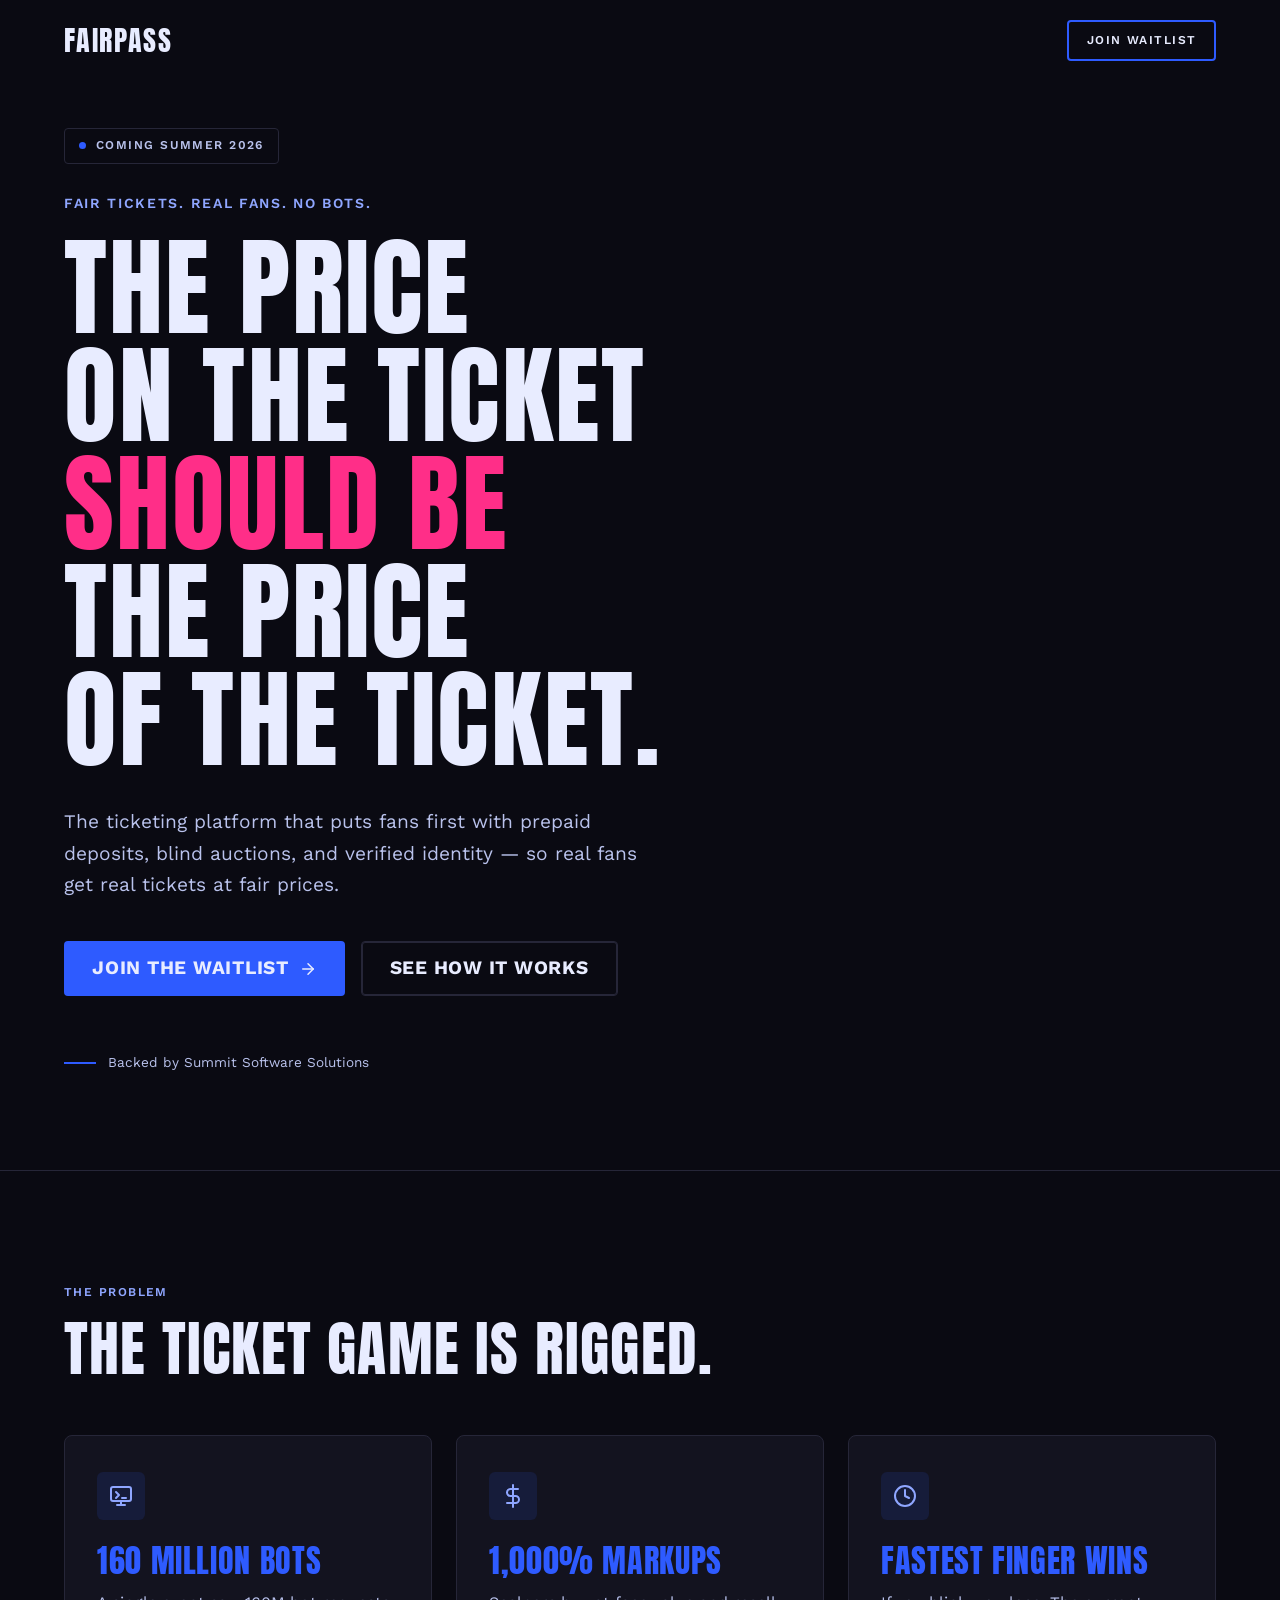
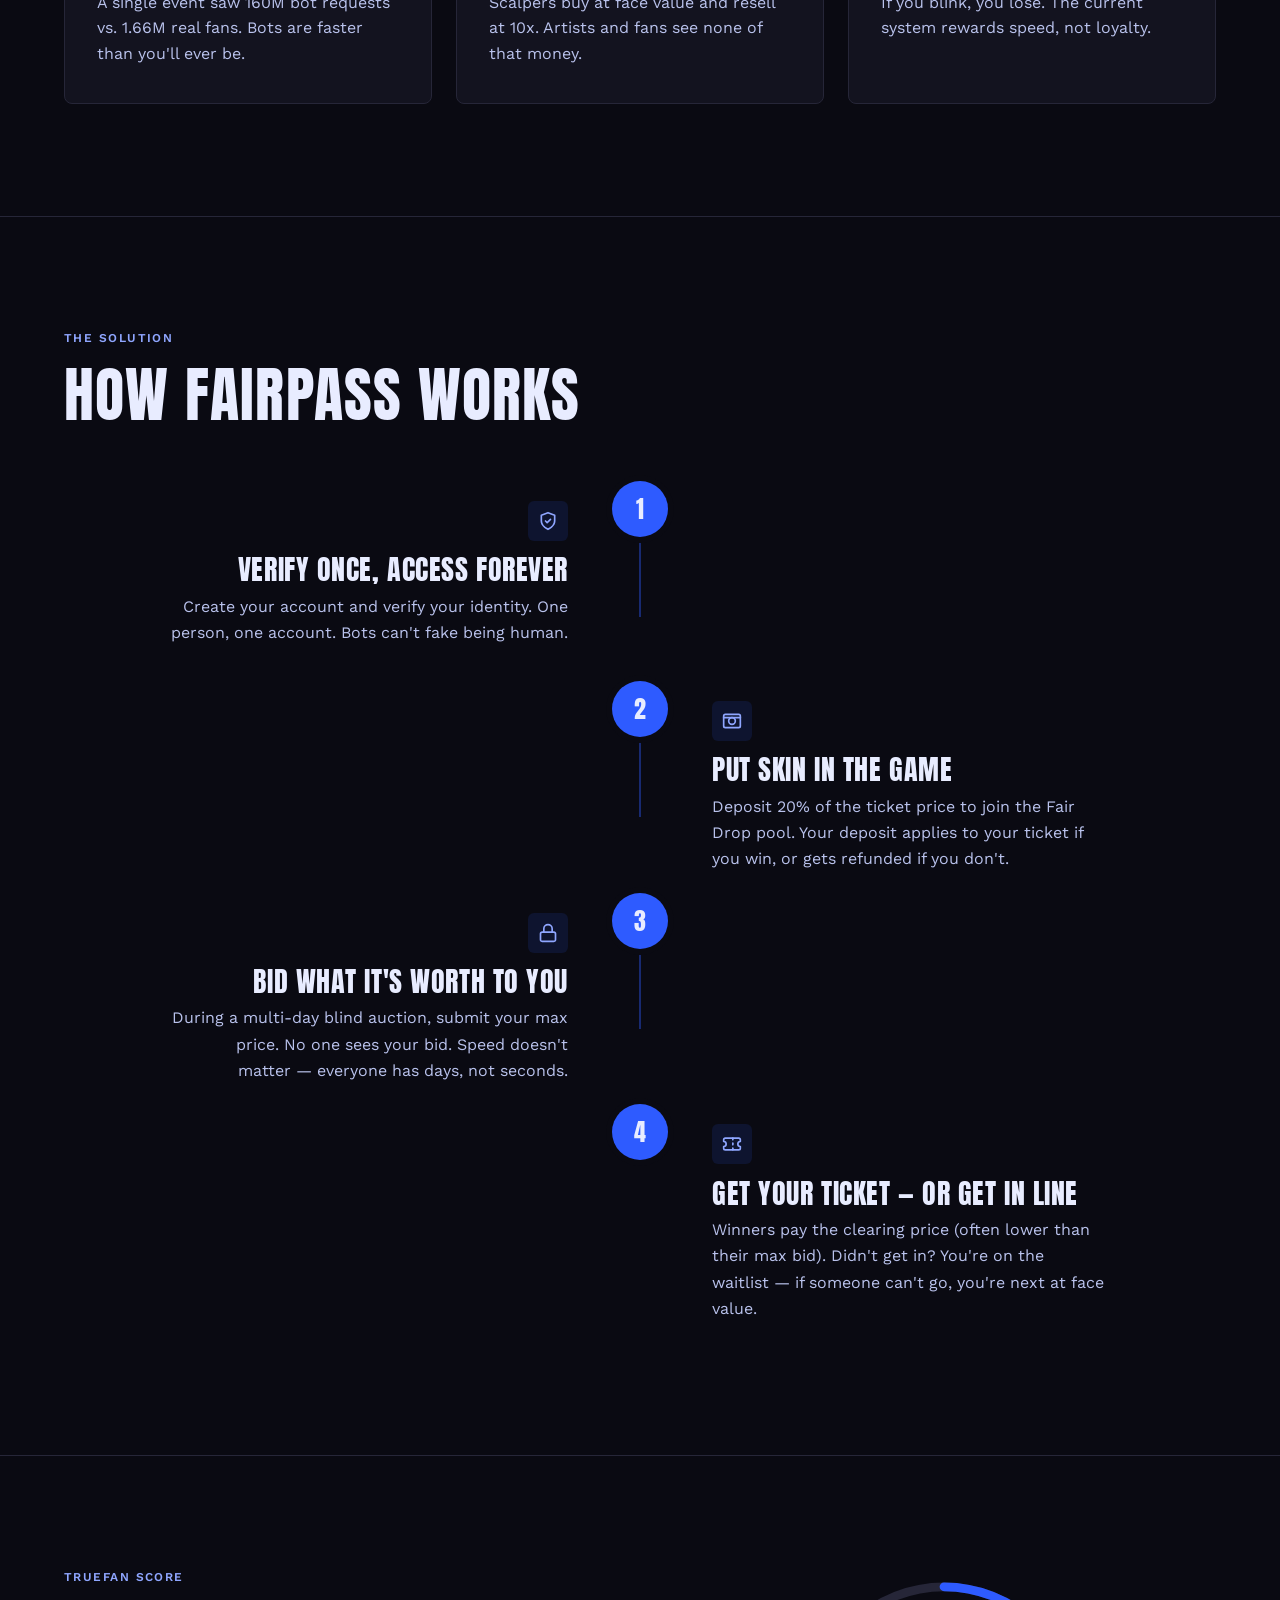
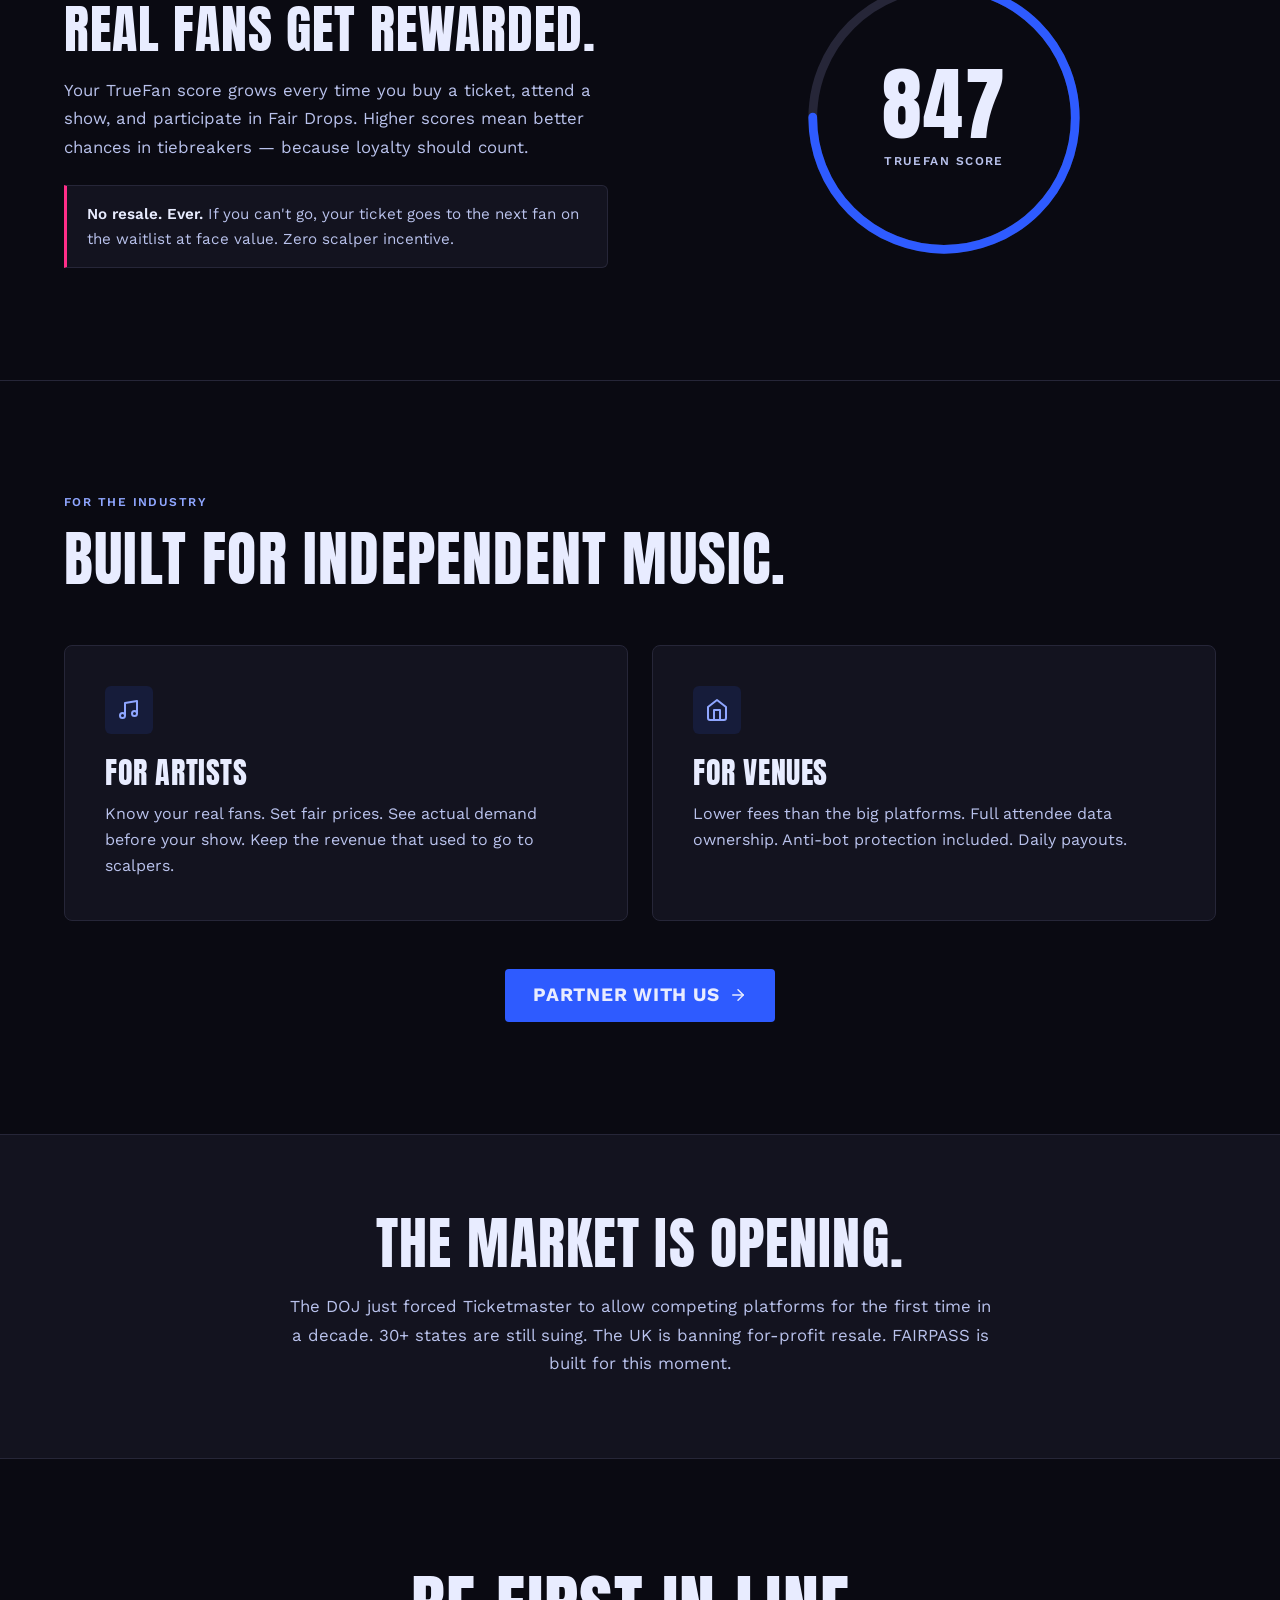
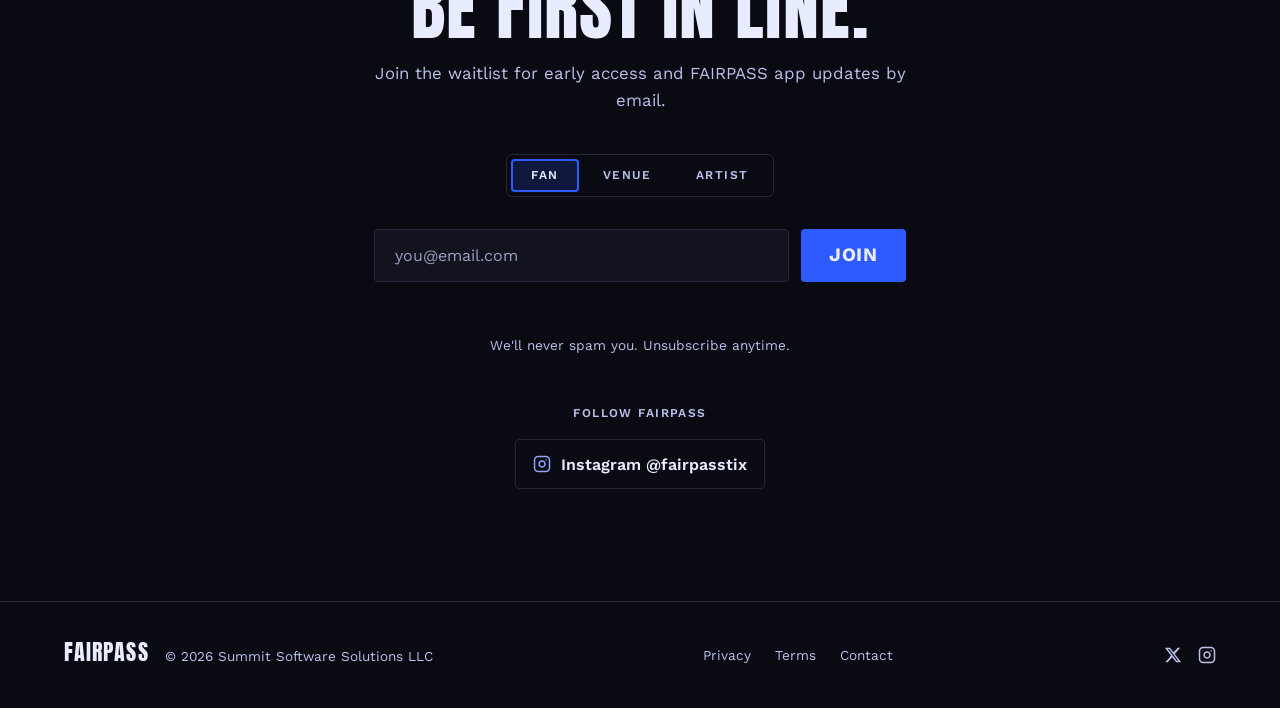
<file: index.html>
<!DOCTYPE html>
<html lang="en">
<head>
  <meta charset="UTF-8">
  <meta name="viewport" content="width=device-width, initial-scale=1.0">
  <title>FAIRPASS — Fair Tickets. Real Fans. No Bots.</title>
  <meta name="description" content="The ticketing platform that puts fans first with prepaid deposits, blind auctions, and verified identity — so real fans get real tickets at fair prices.">
  <meta name="theme-color" content="#0A0A12">
  <meta name="color-scheme" content="dark">

  <!-- Open Graph -->
  <meta property="og:title" content="FAIRPASS — Fair Tickets. Real Fans. No Bots.">
  <meta property="og:description" content="The ticketing platform that puts fans first with prepaid deposits, blind auctions, and verified identity.">
  <meta property="og:type" content="website">
  <meta property="og:image" content="https://ryankolean.github.io/fair-pass/og-image.png">

  <!-- Twitter Card -->
  <meta name="twitter:card" content="summary_large_image">
  <meta name="twitter:title" content="FAIRPASS — Fair Tickets. Real Fans. No Bots.">
  <meta name="twitter:description" content="The ticketing platform that puts fans first with prepaid deposits, blind auctions, and verified identity.">

  <!-- Favicon: the FAIRPASS profile mark (FAIR over PASS, PASS in electric blue, on a Night circle) -->
  <link rel="icon" type="image/svg+xml" href="data:image/svg+xml,%3Csvg xmlns='http://www.w3.org/2000/svg' viewBox='0 0 32 32'%3E%3Ccircle cx='16' cy='16' r='16' fill='%230A0A12'/%3E%3Ctext x='16' y='15' text-anchor='middle' font-family='Anton,Impact,Arial Narrow,sans-serif' font-size='10' fill='%23E8ECFF'%3EFAIR%3C/text%3E%3Ctext x='16' y='25' text-anchor='middle' font-family='Anton,Impact,Arial Narrow,sans-serif' font-size='10' fill='%232E5BFF'%3EPASS%3C/text%3E%3C/svg%3E">

  <!-- Fonts: Anton (display) and Work Sans (body), per brand/README.md -->
  <link rel="preconnect" href="https://fonts.googleapis.com">
  <link rel="preconnect" href="https://fonts.gstatic.com" crossorigin>
  <link href="https://fonts.googleapis.com/css2?family=Anton&family=Work+Sans:wght@400;500;600;700&display=swap" rel="stylesheet">

  <!-- FAIRPASS brand tokens (colors and font stacks). See brand/README.md. -->
  <link rel="stylesheet" href="brand/tokens.css">

  <style>
    /* ============================================================
       DESIGN TOKENS
       Brand values come from brand/tokens.css. The fallbacks below
       repeat them so the page still renders if that file fails.
       ============================================================ */
    :root {
      --night: var(--fp-night, #0A0A12);         /* every background */
      --ice: var(--fp-ice, #E8ECFF);             /* text, wordmark */
      --ice-dim: var(--fp-ice-dim, #B9C2EC);     /* labels, secondary text */
      --blue: var(--fp-blue, #2E5BFF);           /* lead accent; 24px+ text only */
      --blue-hover: #2448E0;
      --blue-tint: var(--fp-blue-tint, #8FA6FF); /* small blue text, links */
      --magenta: var(--fp-magenta, #FF2E88);     /* second accent; "should be" */
      --panel: #13131F;                          /* cards, bands (from the brand guide) */
      --line: #262638;                           /* hairlines (from the brand guide) */

      --font-display: var(--fp-display, "Anton", Impact, "Arial Narrow", sans-serif);
      --font-body: var(--fp-body, "Work Sans", system-ui, sans-serif);

      --ease-out-expo: cubic-bezier(0.16, 1, 0.3, 1);

      color-scheme: dark;
    }

    /* ============================================================
       RESET & BASE
       ============================================================ */
    *, *::before, *::after { box-sizing: border-box; margin: 0; padding: 0; }

    html {
      scroll-behavior: smooth;
      -webkit-font-smoothing: antialiased;
      -moz-osx-font-smoothing: grayscale;
      background: var(--night);
    }

    body {
      font-family: var(--font-body);
      font-size: 1rem;
      line-height: 1.6;
      color: var(--ice);
      background: var(--night);
      overflow-x: hidden;
    }

    img, svg { display: block; max-width: 100%; }
    a { color: inherit; text-decoration: none; }
    button { font-family: inherit; cursor: pointer; border: none; }
    :focus-visible { outline: 2px solid var(--blue-tint); outline-offset: 3px; }

    /* Anton is display only: always uppercase, regular weight. */
    h1, h2, h3 {
      font-family: var(--font-display);
      font-weight: 400;
      text-transform: uppercase;
      letter-spacing: 0.02em;
      line-height: 1.02;
      color: var(--ice);
      text-wrap: balance;
    }

    /* ============================================================
       UTILITY
       ============================================================ */
    .container {
      width: 100%;
      max-width: 1200px;
      margin: 0 auto;
      padding: 0 1.5rem;
    }

    .sr-only {
      position: absolute; width: 1px; height: 1px;
      padding: 0; margin: -1px; overflow: hidden;
      clip: rect(0,0,0,0); white-space: nowrap; border: 0;
    }

    /* The FAIRPASS wordmark: Anton, all caps, 0.05em tracking, Ice on Night. */
    .wordmark {
      font-family: var(--font-display);
      font-weight: 400;
      text-transform: uppercase;
      letter-spacing: 0.05em;
      color: var(--ice);
      line-height: 1;
    }

    /* Label: Work Sans 600, caps, wide tracking. */
    .label {
      font-family: var(--font-body);
      font-weight: 600;
      font-size: 0.75rem;
      text-transform: uppercase;
      letter-spacing: 0.12em;
    }

    /* Scroll-reveal base */
    .reveal {
      opacity: 0;
      transform: translateY(32px);
      transition: opacity 0.7s var(--ease-out-expo), transform 0.7s var(--ease-out-expo);
    }
    .reveal.visible {
      opacity: 1;
      transform: translateY(0);
    }
    .reveal-delay-1 { transition-delay: 0.1s; }
    .reveal-delay-2 { transition-delay: 0.2s; }
    .reveal-delay-3 { transition-delay: 0.3s; }
    .reveal-delay-4 { transition-delay: 0.4s; }

    @media (prefers-reduced-motion: reduce) {
      html { scroll-behavior: auto; }
      .reveal { opacity: 1; transform: none; transition: none; }
      .score-ring__fill { transition: none; }
    }

    /* ============================================================
       BUTTONS
       Ice on electric blue is 4.4:1, so button text is bold 19px
       (large text) to stay readable. See brand/README.md, Color.
       ============================================================ */
    .btn {
      display: inline-flex;
      align-items: center;
      gap: 0.6rem;
      font-family: var(--font-body);
      font-weight: 700;
      font-size: 1.1875rem;
      line-height: 1.2;
      text-transform: uppercase;
      letter-spacing: 0.04em;
      padding: 0.95rem 1.75rem;
      border-radius: 4px;
      transition: transform 0.2s var(--ease-out-expo), background-color 0.2s, border-color 0.2s;
    }
    .btn--primary {
      background: var(--blue);
      color: var(--ice);
    }
    .btn--primary:hover {
      background: var(--blue-hover);
      transform: translateY(-2px);
    }
    .btn--ghost {
      background: transparent;
      color: var(--ice);
      border: 1px solid var(--line);
      box-shadow: inset 0 0 0 1px var(--line);
    }
    .btn--ghost:hover {
      border-color: var(--ice-dim);
      box-shadow: inset 0 0 0 1px var(--ice-dim);
      transform: translateY(-1px);
    }
    .btn__arrow {
      transition: transform 0.2s;
    }
    .btn:hover .btn__arrow {
      transform: translateX(3px);
    }

    /* ============================================================
       NAVIGATION
       ============================================================ */
    .nav {
      position: fixed;
      top: 0; left: 0; right: 0;
      z-index: 100;
      padding: 1.25rem 0;
      border-bottom: 1px solid transparent;
      transition: background 0.3s, border-color 0.3s, padding 0.3s;
    }
    .nav.scrolled {
      background: rgba(10, 10, 18, 0.92);
      backdrop-filter: blur(12px);
      -webkit-backdrop-filter: blur(12px);
      border-bottom-color: var(--line);
      padding: 0.75rem 0;
    }
    .nav__inner {
      display: flex;
      align-items: center;
      justify-content: space-between;
    }
    .nav__logo {
      font-size: 1.75rem;
    }
    .nav__cta {
      color: var(--ice);
      background: transparent;
      border: 2px solid var(--blue);
      padding: 0.55rem 1.1rem;
      border-radius: 4px;
      transition: background-color 0.2s;
    }
    .nav__cta:hover {
      background: rgba(46, 91, 255, 0.18);
    }

    /* ============================================================
       HERO: the stacked slogan, gig-poster style
       ============================================================ */
    .hero {
      position: relative;
      min-height: 100vh;
      min-height: 100dvh;
      display: flex;
      align-items: center;
      background: var(--night);
      overflow: hidden;
    }

    .hero__content {
      position: relative;
      padding: 8rem 1.5rem 6rem;
    }

    .hero__badge {
      display: inline-flex;
      align-items: center;
      gap: 0.6rem;
      color: var(--ice-dim);
      border: 1px solid var(--line);
      border-radius: 4px;
      padding: 0.45rem 0.9rem;
      margin-bottom: 1.75rem;
    }
    .hero__badge-dot {
      width: 7px; height: 7px;
      background: var(--blue);
      border-radius: 50%;
      animation: pulse 2s ease-in-out infinite;
    }
    @keyframes pulse {
      0%, 100% { opacity: 1; }
      50% { opacity: 0.4; }
    }

    .hero__kicker {
      color: var(--blue-tint);
      font-size: 0.875rem;
      margin-bottom: 1.25rem;
    }

    /* Slogan stack: five lines, Anton caps, line height 1.0. Only "should be" is highlighted. */
    .slogan {
      font-size: clamp(3rem, 8.5vw, 6.75rem);
      line-height: 1;
      margin-bottom: 2rem;
    }
    .slogan span { display: block; }
    .slogan .hl { color: var(--magenta); }

    .hero__sub {
      font-size: clamp(1.05rem, 2vw, 1.2rem);
      color: var(--ice-dim);
      max-width: 600px;
      line-height: 1.65;
      margin-bottom: 2.5rem;
    }

    .hero__actions {
      display: flex;
      gap: 1rem;
      flex-wrap: wrap;
    }

    .hero__backed {
      margin-top: 3.5rem;
      display: flex;
      align-items: center;
      gap: 0.75rem;
      font-size: 0.85rem;
      color: var(--ice-dim);
    }
    .hero__backed-line {
      width: 32px;
      height: 2px;
      background: var(--blue);
    }

    /* ============================================================
       SECTIONS (shared)
       ============================================================ */
    .section {
      padding: 7rem 0;
      background: var(--night);
      border-top: 1px solid var(--line);
      position: relative;
    }

    .section-label {
      display: block;
      color: var(--blue-tint);
      margin-bottom: 1rem;
    }

    .section-title {
      font-size: clamp(2.25rem, 5.5vw, 3.75rem);
      margin-bottom: 3.5rem;
    }

    /* ============================================================
       SECTION: PROBLEM
       ============================================================ */
    .problem__grid {
      display: grid;
      grid-template-columns: repeat(3, 1fr);
      gap: 1.5rem;
    }

    .problem__card {
      background: var(--panel);
      border-radius: 8px;
      padding: 2.25rem 2rem;
      border: 1px solid var(--line);
      transition: transform 0.3s var(--ease-out-expo), border-color 0.3s;
      position: relative;
      overflow: hidden;
    }
    .problem__card::before {
      content: '';
      position: absolute;
      top: 0; left: 0; right: 0;
      height: 3px;
      background: var(--blue);
      opacity: 0;
      transition: opacity 0.3s;
    }
    .problem__card:hover {
      transform: translateY(-4px);
      border-color: #3A3A55;
    }
    .problem__card:hover::before {
      opacity: 1;
    }

    .problem__icon {
      width: 48px;
      height: 48px;
      border-radius: 6px;
      display: flex;
      align-items: center;
      justify-content: center;
      margin-bottom: 1.5rem;
      background: rgba(46, 91, 255, 0.12);
      color: var(--blue-tint);
    }

    /* Lead with one big number, in the lead accent. */
    .problem__stat {
      font-family: var(--font-display);
      font-weight: 400;
      text-transform: uppercase;
      letter-spacing: 0.02em;
      font-size: 2rem;
      line-height: 1.05;
      color: var(--blue);
      margin-bottom: 0.75rem;
    }

    .problem__desc {
      font-size: 1rem;
      color: var(--ice-dim);
      line-height: 1.6;
    }

    /* ============================================================
       SECTION: HOW IT WORKS
       ============================================================ */
    .how__steps {
      display: grid;
      gap: 0;
      position: relative;
    }

    .step {
      display: grid;
      grid-template-columns: 1fr 80px 1fr;
      align-items: start;
      min-height: 200px;
    }

    .step__content {
      padding: 1.25rem 0;
    }

    .step:nth-child(odd) .step__content { grid-column: 1; text-align: right; padding-right: 2rem; }
    .step:nth-child(odd) .step__timeline { grid-column: 2; }
    .step:nth-child(odd) .step__spacer { grid-column: 3; }
    .step:nth-child(even) .step__spacer { grid-column: 1; }
    .step:nth-child(even) .step__timeline { grid-column: 2; }
    .step:nth-child(even) .step__content { grid-column: 3; text-align: left; padding-left: 2rem; }

    .step__timeline {
      display: flex;
      flex-direction: column;
      align-items: center;
      position: relative;
    }

    .step__number {
      width: 56px;
      height: 56px;
      border-radius: 50%;
      background: var(--blue);
      color: var(--ice);
      font-family: var(--font-display);
      font-size: 1.5rem;
      line-height: 1;
      display: flex;
      align-items: center;
      justify-content: center;
      position: relative;
      z-index: 2;
      flex-shrink: 0;
      box-shadow: 0 0 0 6px var(--night);
    }

    .step__line {
      width: 2px;
      flex: 1;
      background: rgba(46, 91, 255, 0.4);
      min-height: 80px;
    }
    .step:last-child .step__line { display: none; }

    .step__title {
      font-size: 1.75rem;
      margin-bottom: 0.6rem;
    }

    .step__desc {
      font-size: 1rem;
      color: var(--ice-dim);
      line-height: 1.65;
      max-width: 400px;
    }
    .step:nth-child(odd) .step__desc { margin-left: auto; }

    .step__icon {
      display: inline-flex;
      align-items: center;
      justify-content: center;
      width: 40px;
      height: 40px;
      border-radius: 6px;
      background: rgba(46, 91, 255, 0.12);
      color: var(--blue-tint);
      margin-bottom: 0.9rem;
    }
    .step:nth-child(odd) .step__icon { margin-left: auto; }

    /* ============================================================
       SECTION: TRUEFAN
       ============================================================ */
    .truefan__inner {
      display: grid;
      grid-template-columns: 1fr 1fr;
      gap: 4rem;
      align-items: center;
    }

    .truefan__score {
      display: flex;
      align-items: center;
      justify-content: center;
    }

    .score-ring {
      position: relative;
      width: 280px;
      height: 280px;
    }
    .score-ring__svg {
      width: 100%;
      height: 100%;
      transform: rotate(-90deg);
    }
    .score-ring__bg {
      fill: none;
      stroke: var(--line);
      stroke-width: 8;
    }
    .score-ring__fill {
      fill: none;
      stroke: var(--blue);
      stroke-width: 8;
      stroke-linecap: round;
      stroke-dasharray: 754;
      stroke-dashoffset: 754;
      transition: stroke-dashoffset 1.5s var(--ease-out-expo);
    }
    .score-ring.visible .score-ring__fill {
      stroke-dashoffset: 188; /* 75% of 754 = 565.5, so offset = 754 - 565.5 ≈ 188 */
    }
    .score-ring__label {
      position: absolute;
      inset: 0;
      display: flex;
      flex-direction: column;
      align-items: center;
      justify-content: center;
    }
    .score-ring__value {
      font-family: var(--font-display);
      font-size: 5rem;
      line-height: 1;
      letter-spacing: 0.02em;
      color: var(--ice);
    }
    .score-ring__text {
      color: var(--ice-dim);
      margin-top: 0.5rem;
    }

    .truefan__copy h2 {
      font-size: clamp(2.25rem, 4.5vw, 3.25rem);
      margin-bottom: 1.25rem;
    }

    .truefan__text {
      font-size: 1.05rem;
      color: var(--ice-dim);
      line-height: 1.7;
      margin-bottom: 1.5rem;
    }

    .truefan__callout {
      background: var(--panel);
      border: 1px solid var(--line);
      border-left: 3px solid var(--magenta);
      padding: 1rem 1.25rem;
      border-radius: 0 6px 6px 0;
      font-size: 0.95rem;
      color: var(--ice-dim);
      line-height: 1.6;
    }
    .truefan__callout strong { color: var(--ice); font-weight: 600; }

    /* ============================================================
       SECTION: FOR VENUES & ARTISTS
       ============================================================ */
    .partners__grid {
      display: grid;
      grid-template-columns: 1fr 1fr;
      gap: 1.5rem;
    }

    .partners__card {
      padding: 2.5rem;
      border-radius: 8px;
      border: 1px solid var(--line);
      background: var(--panel);
      transition: transform 0.3s var(--ease-out-expo), border-color 0.3s;
    }
    .partners__card:hover {
      transform: translateY(-4px);
      border-color: #3A3A55;
    }

    .partners__card-icon {
      width: 48px;
      height: 48px;
      border-radius: 6px;
      display: flex;
      align-items: center;
      justify-content: center;
      margin-bottom: 1.5rem;
      background: rgba(46, 91, 255, 0.12);
      color: var(--blue-tint);
    }

    .partners__card h3 {
      font-size: 1.85rem;
      margin-bottom: 0.75rem;
    }

    .partners__card p {
      font-size: 1rem;
      color: var(--ice-dim);
      line-height: 1.65;
    }

    .partners__cta {
      margin-top: 3rem;
      text-align: center;
    }

    /* ============================================================
       SECTION: MARKET TIMING
       ============================================================ */
    .timing {
      padding: 5rem 0;
      background: var(--panel);
      border-top: 1px solid var(--line);
      border-bottom: 1px solid var(--line);
    }

    .timing__inner {
      text-align: center;
      max-width: 760px;
      margin: 0 auto;
    }

    .timing h2 {
      font-size: clamp(2.25rem, 5vw, 3.5rem);
      margin-bottom: 1.25rem;
    }

    .timing p {
      font-size: 1.05rem;
      line-height: 1.7;
      color: var(--ice-dim);
    }

    /* ============================================================
       SECTION: WAITLIST
       ============================================================ */
    .waitlist {
      border-top: none;
    }

    .waitlist__inner {
      text-align: center;
      max-width: 580px;
      margin: 0 auto;
    }

    .waitlist h2 {
      font-size: clamp(2.75rem, 7vw, 4.5rem);
      margin-bottom: 1rem;
    }

    .waitlist__sub {
      font-size: 1.05rem;
      color: var(--ice-dim);
      margin-bottom: 2.5rem;
    }

    .waitlist__toggle {
      display: inline-flex;
      border: 1px solid var(--line);
      border-radius: 6px;
      padding: 4px;
      margin-bottom: 2rem;
      gap: 4px;
    }

    .waitlist__toggle-btn {
      color: var(--ice-dim);
      background: transparent;
      padding: 0.6rem 1.25rem;
      border-radius: 4px;
      transition: color 0.2s, background-color 0.2s, box-shadow 0.2s;
    }
    .waitlist__toggle-btn.active {
      color: var(--ice);
      background: rgba(46, 91, 255, 0.18);
      box-shadow: inset 0 0 0 2px var(--blue);
    }
    .waitlist__toggle-btn:hover:not(.active) {
      color: var(--ice);
    }

    .waitlist__form {
      display: flex;
      gap: 0.75rem;
      margin-bottom: 1rem;
    }

    .waitlist__input {
      flex: 1;
      min-width: 0;
      font-family: var(--font-body);
      font-size: 1rem;
      padding: 0.95rem 1.25rem;
      border-radius: 4px;
      border: 1px solid var(--line);
      background: var(--panel);
      color: var(--ice);
      outline: none;
      transition: border-color 0.2s, box-shadow 0.2s;
    }
    .waitlist__input::placeholder {
      color: #9AA0C2;
    }
    .waitlist__input:focus {
      border-color: var(--blue);
      box-shadow: 0 0 0 3px rgba(46, 91, 255, 0.3);
    }

    .waitlist__fine {
      font-size: 0.85rem;
      color: var(--ice-dim);
    }

    .waitlist__status {
      min-height: 1.6em;
      margin-bottom: 0.75rem;
      font-size: 0.95rem;
      color: var(--ice);
    }
    .waitlist__status[data-state="error"] { color: var(--magenta); }

    /* Social links: Instagram and Facebook, @fairpasstix */
    .social-follow {
      margin-top: 3rem;
      display: flex;
      flex-direction: column;
      align-items: center;
      gap: 1rem;
    }
    .social-follow__label { color: var(--ice-dim); }
    .social-follow__links {
      display: flex;
      flex-wrap: wrap;
      justify-content: center;
      gap: 0.75rem;
    }
    .social-link {
      display: inline-flex;
      align-items: center;
      gap: 0.6rem;
      color: var(--ice);
      border: 1px solid var(--line);
      border-radius: 4px;
      padding: 0.7rem 1.1rem;
      font-weight: 600;
      transition: border-color 0.2s, background-color 0.2s;
    }
    .social-link svg { color: var(--blue-tint); }
    .social-link:hover {
      border-color: var(--blue);
      background: rgba(46, 91, 255, 0.12);
    }
    .social-link[hidden] { display: none; }

    /* ============================================================
       FOOTER
       ============================================================ */
    .footer {
      padding: 2.5rem 0;
      background: var(--night);
      border-top: 1px solid var(--line);
    }

    .footer__inner {
      display: flex;
      align-items: center;
      justify-content: space-between;
      flex-wrap: wrap;
      gap: 1rem;
    }

    .footer__brand {
      display: flex;
      align-items: baseline;
      gap: 1rem;
      flex-wrap: wrap;
    }
    .footer__brand .wordmark { font-size: 1.35rem; }

    .footer__copy {
      font-size: 0.85rem;
      color: var(--ice-dim);
    }

    .footer__links {
      display: flex;
      gap: 1.5rem;
      list-style: none;
    }

    .footer__links a {
      font-size: 0.85rem;
      color: var(--ice-dim);
      transition: color 0.2s;
    }
    .footer__links a:hover {
      color: var(--ice);
    }

    .footer__social {
      display: flex;
      gap: 1rem;
    }
    .footer__social a {
      color: var(--ice-dim);
      transition: color 0.2s;
    }
    .footer__social a:hover {
      color: var(--ice);
    }
    .footer__social a[hidden] { display: none; }

    /* ============================================================
       RESPONSIVE
       ============================================================ */
    @media (max-width: 1024px) {
      .truefan__inner {
        gap: 3rem;
      }
    }

    @media (max-width: 768px) {
      .section { padding: 5rem 0; }

      .problem__grid {
        grid-template-columns: 1fr;
        gap: 1.25rem;
      }

      /* Collapse timeline to linear on mobile */
      .step {
        grid-template-columns: 56px 1fr;
        min-height: auto;
      }
      .step__spacer { display: none !important; }
      .step:nth-child(odd) .step__content,
      .step:nth-child(even) .step__content {
        grid-column: 2;
        text-align: left;
        padding: 0.75rem 0 1.75rem 1rem;
      }
      .step:nth-child(odd) .step__timeline,
      .step:nth-child(even) .step__timeline {
        grid-column: 1;
      }
      .step:nth-child(odd) .step__icon,
      .step:nth-child(even) .step__icon { margin-left: 0; }
      .step:nth-child(odd) .step__desc { margin-left: 0; }

      .truefan__inner {
        grid-template-columns: 1fr;
        text-align: center;
      }
      .truefan__score { order: -1; }
      .truefan__callout { text-align: left; }

      .partners__grid {
        grid-template-columns: 1fr;
      }
      .partners__card { padding: 2rem; }

      .waitlist__form {
        flex-direction: column;
      }
      .waitlist__form .btn { justify-content: center; }

      .footer__inner {
        flex-direction: column;
        text-align: center;
      }
      .footer__brand { justify-content: center; }
    }

    @media (max-width: 480px) {
      .container { padding: 0 1rem; }
      .hero__content { padding: 6.5rem 1rem 4rem; }
      .hero__actions { flex-direction: column; }
      .hero__actions .btn { justify-content: center; }
      .nav__logo { font-size: 1.5rem; }
      .nav__cta { padding: 0.5rem 0.85rem; }
      .waitlist__toggle { flex-wrap: wrap; justify-content: center; }
      .score-ring { width: 220px; height: 220px; }
      .score-ring__value { font-size: 4rem; }
    }
  </style>
</head>
<body>

  <!-- ============================== NAV ============================== -->
  <nav class="nav" role="navigation" aria-label="Main navigation">
    <div class="container nav__inner">
      <a href="#" class="nav__logo wordmark" aria-label="FAIRPASS home">FAIRPASS</a>
      <a href="#waitlist" class="nav__cta label">Join Waitlist</a>
    </div>
  </nav>

  <!-- ============================== HERO ============================== -->
  <section class="hero" id="hero">
    <div class="container hero__content">
      <div class="hero__badge label reveal">
        <span class="hero__badge-dot" aria-hidden="true"></span>
        Coming Summer 2026
      </div>
      <p class="hero__kicker label reveal">Fair Tickets. Real Fans. No Bots.</p>
      <h1 class="slogan reveal reveal-delay-1" aria-label="The price on the ticket should be the price of the ticket.">
        <span aria-hidden="true">The price</span>
        <span aria-hidden="true">on the ticket</span>
        <span class="hl" aria-hidden="true">should be</span>
        <span aria-hidden="true">the price</span>
        <span aria-hidden="true">of the ticket.</span>
      </h1>
      <p class="hero__sub reveal reveal-delay-2">
        The ticketing platform that puts fans first with prepaid deposits, blind auctions, and verified identity&nbsp;&mdash; so real fans get real tickets at fair prices.
      </p>
      <div class="hero__actions reveal reveal-delay-3">
        <a href="#waitlist" class="btn btn--primary">
          Join the Waitlist
          <svg class="btn__arrow" width="18" height="18" viewBox="0 0 24 24" fill="none" stroke="currentColor" stroke-width="2" stroke-linecap="round" stroke-linejoin="round"><path d="M5 12h14"/><path d="m12 5 7 7-7 7"/></svg>
        </a>
        <a href="#how" class="btn btn--ghost">See How It Works</a>
      </div>
      <div class="hero__backed reveal reveal-delay-4">
        <span class="hero__backed-line" aria-hidden="true"></span>
        Backed by Summit Software Solutions
      </div>
    </div>
  </section>

  <!-- ============================== PROBLEM ============================== -->
  <section class="section problem" id="problem">
    <div class="container">
      <span class="section-label label reveal">The Problem</span>
      <h2 class="section-title reveal reveal-delay-1">The ticket game is rigged.</h2>
      <div class="problem__grid">
        <div class="problem__card reveal reveal-delay-1">
          <div class="problem__icon" aria-hidden="true">
            <svg width="24" height="24" viewBox="0 0 24 24" fill="none" stroke="currentColor" stroke-width="2" stroke-linecap="round" stroke-linejoin="round"><rect x="2" y="3" width="20" height="14" rx="2"/><path d="M8 21h8"/><path d="M12 17v4"/><path d="m7 8 3 3-3 3"/><line x1="13" y1="14" x2="17" y2="14"/></svg>
          </div>
          <div class="problem__stat">160 Million Bots</div>
          <p class="problem__desc">A single event saw 160M bot requests vs. 1.66M real fans. Bots are faster than you'll ever be.</p>
        </div>
        <div class="problem__card reveal reveal-delay-2">
          <div class="problem__icon" aria-hidden="true">
            <svg width="24" height="24" viewBox="0 0 24 24" fill="none" stroke="currentColor" stroke-width="2" stroke-linecap="round" stroke-linejoin="round"><line x1="12" y1="1" x2="12" y2="23"/><path d="M17 5H9.5a3.5 3.5 0 0 0 0 7h5a3.5 3.5 0 0 1 0 7H6"/></svg>
          </div>
          <div class="problem__stat">1,000% Markups</div>
          <p class="problem__desc">Scalpers buy at face value and resell at 10x. Artists and fans see none of that money.</p>
        </div>
        <div class="problem__card reveal reveal-delay-3">
          <div class="problem__icon" aria-hidden="true">
            <svg width="24" height="24" viewBox="0 0 24 24" fill="none" stroke="currentColor" stroke-width="2" stroke-linecap="round" stroke-linejoin="round"><circle cx="12" cy="12" r="10"/><polyline points="12 6 12 12 16 14"/></svg>
          </div>
          <div class="problem__stat">Fastest Finger Wins</div>
          <p class="problem__desc">If you blink, you lose. The current system rewards speed, not loyalty.</p>
        </div>
      </div>
    </div>
  </section>

  <!-- ============================== HOW IT WORKS ============================== -->
  <section class="section how" id="how">
    <div class="container">
      <span class="section-label label reveal">The Solution</span>
      <h2 class="section-title reveal reveal-delay-1">How FAIRPASS Works</h2>
      <div class="how__steps">

        <!-- Step 1 -->
        <div class="step">
          <div class="step__content reveal">
            <div class="step__icon" aria-hidden="true">
              <svg width="20" height="20" viewBox="0 0 24 24" fill="none" stroke="currentColor" stroke-width="2" stroke-linecap="round" stroke-linejoin="round"><path d="M12 22s8-4 8-10V5l-8-3-8 3v7c0 6 8 10 8 10z"/><path d="m9 12 2 2 4-4"/></svg>
            </div>
            <h3 class="step__title">Verify Once, Access Forever</h3>
            <p class="step__desc">Create your account and verify your identity. One person, one account. Bots can't fake being human.</p>
          </div>
          <div class="step__timeline" aria-hidden="true">
            <div class="step__number">1</div>
            <div class="step__line"></div>
          </div>
          <div class="step__spacer"></div>
        </div>

        <!-- Step 2 -->
        <div class="step">
          <div class="step__spacer"></div>
          <div class="step__timeline" aria-hidden="true">
            <div class="step__number">2</div>
            <div class="step__line"></div>
          </div>
          <div class="step__content reveal">
            <div class="step__icon" aria-hidden="true">
              <svg width="20" height="20" viewBox="0 0 24 24" fill="none" stroke="currentColor" stroke-width="2" stroke-linecap="round" stroke-linejoin="round"><rect x="2" y="4" width="20" height="16" rx="2"/><circle cx="12" cy="12" r="4"/><path d="M2 8h20"/></svg>
            </div>
            <h3 class="step__title">Put Skin in the Game</h3>
            <p class="step__desc">Deposit 20% of the ticket price to join the Fair Drop pool. Your deposit applies to your ticket if you win, or gets refunded if you don't.</p>
          </div>
        </div>

        <!-- Step 3 -->
        <div class="step">
          <div class="step__content reveal">
            <div class="step__icon" aria-hidden="true">
              <svg width="20" height="20" viewBox="0 0 24 24" fill="none" stroke="currentColor" stroke-width="2" stroke-linecap="round" stroke-linejoin="round"><rect x="3" y="11" width="18" height="11" rx="2" ry="2"/><path d="M7 11V7a5 5 0 0 1 10 0v4"/></svg>
            </div>
            <h3 class="step__title">Bid What It's Worth to You</h3>
            <p class="step__desc">During a multi-day blind auction, submit your max price. No one sees your bid. Speed doesn't matter&nbsp;&mdash; everyone has days, not seconds.</p>
          </div>
          <div class="step__timeline" aria-hidden="true">
            <div class="step__number">3</div>
            <div class="step__line"></div>
          </div>
          <div class="step__spacer"></div>
        </div>

        <!-- Step 4 -->
        <div class="step">
          <div class="step__spacer"></div>
          <div class="step__timeline" aria-hidden="true">
            <div class="step__number">4</div>
            <div class="step__line"></div>
          </div>
          <div class="step__content reveal">
            <div class="step__icon" aria-hidden="true">
              <svg width="20" height="20" viewBox="0 0 24 24" fill="none" stroke="currentColor" stroke-width="2" stroke-linecap="round" stroke-linejoin="round"><path d="M2 9a3 3 0 0 1 0 6v2a2 2 0 0 0 2 2h16a2 2 0 0 0 2-2v-2a3 3 0 0 1 0-6V7a2 2 0 0 0-2-2H4a2 2 0 0 0-2 2Z"/><path d="M13 5v2"/><path d="M13 17v2"/><path d="M13 11v2"/></svg>
            </div>
            <h3 class="step__title">Get Your Ticket — or Get in Line</h3>
            <p class="step__desc">Winners pay the clearing price (often lower than their max bid). Didn't get in? You're on the waitlist&nbsp;&mdash; if someone can't go, you're next at face value.</p>
          </div>
        </div>

      </div>
    </div>
  </section>

  <!-- ============================== TRUEFAN ============================== -->
  <section class="section truefan" id="truefan">
    <div class="container truefan__inner">
      <div class="truefan__copy reveal">
        <span class="section-label label">TrueFan Score</span>
        <h2>Real fans get rewarded.</h2>
        <p class="truefan__text">
          Your TrueFan score grows every time you buy a ticket, attend a show, and participate in Fair Drops. Higher scores mean better chances in tiebreakers&nbsp;&mdash; because loyalty should count.
        </p>
        <div class="truefan__callout">
          <strong>No resale. Ever.</strong> If you can't go, your ticket goes to the next fan on the waitlist at face value. Zero scalper incentive.
        </div>
      </div>
      <div class="truefan__score reveal reveal-delay-2">
        <div class="score-ring" id="scoreRing">
          <svg class="score-ring__svg" viewBox="0 0 256 256">
            <circle class="score-ring__bg" cx="128" cy="128" r="120"/>
            <circle class="score-ring__fill" cx="128" cy="128" r="120"/>
          </svg>
          <div class="score-ring__label">
            <span class="score-ring__value">847</span>
            <span class="score-ring__text label">TrueFan Score</span>
          </div>
        </div>
      </div>
    </div>
  </section>

  <!-- ============================== PARTNERS ============================== -->
  <section class="section partners" id="partners">
    <div class="container">
      <span class="section-label label reveal">For the Industry</span>
      <h2 class="section-title reveal reveal-delay-1">Built for independent music.</h2>
      <div class="partners__grid">
        <div class="partners__card reveal reveal-delay-1">
          <div class="partners__card-icon" aria-hidden="true">
            <svg width="24" height="24" viewBox="0 0 24 24" fill="none" stroke="currentColor" stroke-width="2" stroke-linecap="round" stroke-linejoin="round"><circle cx="5.5" cy="17.5" r="2.5"/><circle cx="17.5" cy="15.5" r="2.5"/><path d="M8 17V5l12-2v12"/></svg>
          </div>
          <h3>For Artists</h3>
          <p>Know your real fans. Set fair prices. See actual demand before your show. Keep the revenue that used to go to scalpers.</p>
        </div>
        <div class="partners__card reveal reveal-delay-2">
          <div class="partners__card-icon" aria-hidden="true">
            <svg width="24" height="24" viewBox="0 0 24 24" fill="none" stroke="currentColor" stroke-width="2" stroke-linecap="round" stroke-linejoin="round"><path d="M3 9l9-7 9 7v11a2 2 0 0 1-2 2H5a2 2 0 0 1-2-2z"/><polyline points="9 22 9 12 15 12 15 22"/></svg>
          </div>
          <h3>For Venues</h3>
          <p>Lower fees than the big platforms. Full attendee data ownership. Anti-bot protection included. Daily payouts.</p>
        </div>
      </div>
      <div class="partners__cta reveal reveal-delay-3">
        <a href="mailto:partners@fairpass.io" class="btn btn--primary">
          Partner With Us
          <svg class="btn__arrow" width="18" height="18" viewBox="0 0 24 24" fill="none" stroke="currentColor" stroke-width="2" stroke-linecap="round" stroke-linejoin="round"><path d="M5 12h14"/><path d="m12 5 7 7-7 7"/></svg>
        </a>
      </div>
    </div>
  </section>

  <!-- ============================== MARKET TIMING ============================== -->
  <section class="timing">
    <div class="container timing__inner reveal">
      <h2>The market is opening.</h2>
      <p>The DOJ just forced Ticketmaster to allow competing platforms for the first time in a decade. 30+ states are still suing. The UK is banning for-profit resale. FAIRPASS is built for this moment.</p>
    </div>
  </section>

  <!-- ============================== WAITLIST ============================== -->
  <section class="section waitlist" id="waitlist">
    <div class="container waitlist__inner">
      <h2 class="reveal">Be first in line.</h2>
      <p class="waitlist__sub reveal reveal-delay-1">Join the waitlist for early access and FAIRPASS app updates by email.</p>

      <div class="waitlist__toggle reveal reveal-delay-2" role="radiogroup" aria-label="I am a">
        <button class="waitlist__toggle-btn label active" role="radio" aria-checked="true" data-type="fan">Fan</button>
        <button class="waitlist__toggle-btn label" role="radio" aria-checked="false" data-type="venue">Venue</button>
        <button class="waitlist__toggle-btn label" role="radio" aria-checked="false" data-type="artist">Artist</button>
      </div>

      <form class="waitlist__form reveal reveal-delay-3" action="mailto:waitlist@fairpass.io" method="GET" id="waitlistForm" novalidate>
        <label for="waitlistEmail" class="sr-only">Email address</label>
        <input
          class="waitlist__input"
          type="email"
          id="waitlistEmail"
          name="email_address"
          placeholder="you@email.com"
          required
          autocomplete="email"
        >
        <button type="submit" class="btn btn--primary">Join</button>
      </form>
      <p class="waitlist__status" id="waitlistStatus" role="status" aria-live="polite"></p>
      <p class="waitlist__fine reveal reveal-delay-4">We'll never spam you. Unsubscribe anytime.</p>

      <div class="social-follow reveal reveal-delay-4">
        <span class="social-follow__label label">Follow FAIRPASS</span>
        <div class="social-follow__links">
          <a class="social-link" href="https://www.instagram.com/fairpasstix/" target="_blank" rel="noopener">
            <svg width="18" height="18" viewBox="0 0 24 24" fill="none" stroke="currentColor" stroke-width="2" stroke-linecap="round" stroke-linejoin="round" aria-hidden="true"><rect x="2" y="2" width="20" height="20" rx="5" ry="5"/><path d="M16 11.37A4 4 0 1 1 12.63 8 4 4 0 0 1 16 11.37z"/><line x1="17.5" y1="6.5" x2="17.51" y2="6.5"/></svg>
            Instagram @fairpasstix
          </a>
          <!-- Facebook: the FAIRPASS Page (fairpasstix) isn't live yet. Remove `hidden` here and in the footer once it is. -->
          <a class="social-link" href="https://www.facebook.com/fairpasstix" target="_blank" rel="noopener" data-social="facebook" hidden>
            <svg width="18" height="18" viewBox="0 0 24 24" fill="currentColor" aria-hidden="true"><path d="M24 12.07C24 5.4 18.63 0 12 0S0 5.4 0 12.07C0 18.1 4.39 23.1 10.13 24v-8.44H7.08v-3.49h3.05V9.41c0-3.02 1.79-4.69 4.53-4.69 1.31 0 2.69.24 2.69.24v2.97h-1.52c-1.49 0-1.96.93-1.96 1.89v2.25h3.33l-.53 3.49h-2.8V24C19.61 23.1 24 18.1 24 12.07z"/></svg>
            Facebook
          </a>
        </div>
      </div>
    </div>
  </section>

  <!-- ============================== FOOTER ============================== -->
  <footer class="footer">
    <div class="container footer__inner">
      <div class="footer__brand">
        <span class="wordmark">FAIRPASS</span>
        <p class="footer__copy">&copy; 2026 Summit Software Solutions LLC</p>
      </div>
      <ul class="footer__links">
        <li><a href="#">Privacy</a></li>
        <li><a href="#">Terms</a></li>
        <li><a href="mailto:hello@fairpass.io">Contact</a></li>
      </ul>
      <div class="footer__social" aria-label="Social links">
        <a href="#" aria-label="X (Twitter)">
          <svg width="18" height="18" viewBox="0 0 24 24" fill="currentColor"><path d="M18.244 2.25h3.308l-7.227 8.26 8.502 11.24H16.17l-5.214-6.817L4.99 21.75H1.68l7.73-8.835L1.254 2.25H8.08l4.713 6.231zm-1.161 17.52h1.833L7.084 4.126H5.117z"/></svg>
        </a>
        <a href="https://www.instagram.com/fairpasstix/" target="_blank" rel="noopener" aria-label="FAIRPASS on Instagram">
          <svg width="18" height="18" viewBox="0 0 24 24" fill="none" stroke="currentColor" stroke-width="2" stroke-linecap="round" stroke-linejoin="round" aria-hidden="true"><rect x="2" y="2" width="20" height="20" rx="5" ry="5"/><path d="M16 11.37A4 4 0 1 1 12.63 8 4 4 0 0 1 16 11.37z"/><line x1="17.5" y1="6.5" x2="17.51" y2="6.5"/></svg>
        </a>
        <!-- Facebook: hidden until the FAIRPASS Page is live (see the waitlist section). -->
        <a href="https://www.facebook.com/fairpasstix" target="_blank" rel="noopener" aria-label="FAIRPASS on Facebook" data-social="facebook" hidden>
          <svg width="18" height="18" viewBox="0 0 24 24" fill="currentColor" aria-hidden="true"><path d="M24 12.07C24 5.4 18.63 0 12 0S0 5.4 0 12.07C0 18.1 4.39 23.1 10.13 24v-8.44H7.08v-3.49h3.05V9.41c0-3.02 1.79-4.69 4.53-4.69 1.31 0 2.69.24 2.69.24v2.97h-1.52c-1.49 0-1.96.93-1.96 1.89v2.25h3.33l-.53 3.49h-2.8V24C19.61 23.1 24 18.1 24 12.07z"/></svg>
        </a>
      </div>
    </div>
  </footer>

  <!-- ============================== SCRIPTS ============================== -->
  <script>
    // ---- Nav scroll behavior ----
    const nav = document.querySelector('.nav');
    let lastScroll = 0;

    function onScroll() {
      const y = window.scrollY;
      nav.classList.toggle('scrolled', y > 60);
      lastScroll = y;
    }
    window.addEventListener('scroll', onScroll, { passive: true });
    onScroll();

    // ---- Scroll-reveal with Intersection Observer ----
    const reveals = document.querySelectorAll('.reveal');
    const revealObserver = new IntersectionObserver((entries) => {
      entries.forEach(entry => {
        if (entry.isIntersecting) {
          entry.target.classList.add('visible');
          revealObserver.unobserve(entry.target);
        }
      });
    }, {
      threshold: 0.15,
      rootMargin: '0px 0px -40px 0px'
    });
    reveals.forEach(el => revealObserver.observe(el));

    // ---- Score ring animation ----
    const scoreRing = document.getElementById('scoreRing');
    const scoreObserver = new IntersectionObserver((entries) => {
      entries.forEach(entry => {
        if (entry.isIntersecting) {
          scoreRing.classList.add('visible');
          scoreObserver.unobserve(scoreRing);
        }
      });
    }, { threshold: 0.3 });
    scoreObserver.observe(scoreRing);

    // ---- Waitlist toggle ----
    const toggleBtns = document.querySelectorAll('.waitlist__toggle-btn');
    toggleBtns.forEach(btn => {
      btn.addEventListener('click', () => {
        toggleBtns.forEach(b => {
          b.classList.remove('active');
          b.setAttribute('aria-checked', 'false');
        });
        btn.classList.add('active');
        btn.setAttribute('aria-checked', 'true');
      });
    });

    // ---- Waitlist form: Kit (kit.com) email signup ----
    // Paste the form action URL from your Kit form's HTML embed code, for example
    // 'https://app.kit.com/forms/1234567/subscriptions'. While this is empty, the
    // form falls back to opening an email to waitlist@fairpass.io. See README.md.
    const KIT_FORM_ACTION = '';

    const waitlistForm = document.getElementById('waitlistForm');
    const waitlistEmail = document.getElementById('waitlistEmail');
    const waitlistStatus = document.getElementById('waitlistStatus');
    const waitlistButton = waitlistForm.querySelector('button[type="submit"]');

    function kitAction() {
      try {
        const url = new URL(KIT_FORM_ACTION);
        const okHost = ['app.kit.com', 'app.convertkit.com'].includes(url.hostname);
        return url.protocol === 'https:' && okHost && /^\/forms\/\d+\/subscriptions\/?$/.test(url.pathname) ? url.href : '';
      } catch (err) {
        return '';
      }
    }

    function setStatus(text, state) {
      waitlistStatus.textContent = text;
      waitlistStatus.dataset.state = state || '';
    }

    waitlistForm.addEventListener('submit', async (e) => {
      e.preventDefault();
      const email = waitlistEmail.value.trim();
      if (!waitlistEmail.checkValidity() || !email) {
        setStatus('Enter a valid email address.', 'error');
        waitlistEmail.focus();
        return;
      }
      const type = document.querySelector('.waitlist__toggle-btn.active').dataset.type;
      const action = kitAction();

      if (!action) {
        const subject = encodeURIComponent(`FAIRPASS Waitlist: ${type}`);
        const body = encodeURIComponent(`Email: ${email}\nType: ${type}\n\nI'd like to join the FAIRPASS waitlist!`);
        window.location.href = `mailto:waitlist@fairpass.io?subject=${subject}&body=${body}`;
        return;
      }

      waitlistButton.disabled = true;
      setStatus('Signing you up…');
      try {
        const data = new FormData();
        data.append('email_address', email);
        const res = await fetch(action, { method: 'POST', body: data, headers: { Accept: 'application/json' } });
        const json = await res.json().catch(() => ({}));
        if (res.ok && json.status !== 'failed' && !json.errors) {
          waitlistForm.reset();
          setStatus("You're on the list. Watch your inbox for FAIRPASS updates.", 'success');
        } else {
          setStatus("That email didn't go through. Check it and try again.", 'error');
        }
      } catch (err) {
        // If the browser blocks the background request, send the form to Kit directly in a new tab.
        waitlistForm.action = action;
        waitlistForm.method = 'POST';
        waitlistForm.target = '_blank';
        HTMLFormElement.prototype.submit.call(waitlistForm);
        setStatus('Finish signing up in the Kit tab that just opened.', 'success');
      } finally {
        waitlistButton.disabled = false;
      }
    });
  </script>
</body>
</html>
</file>
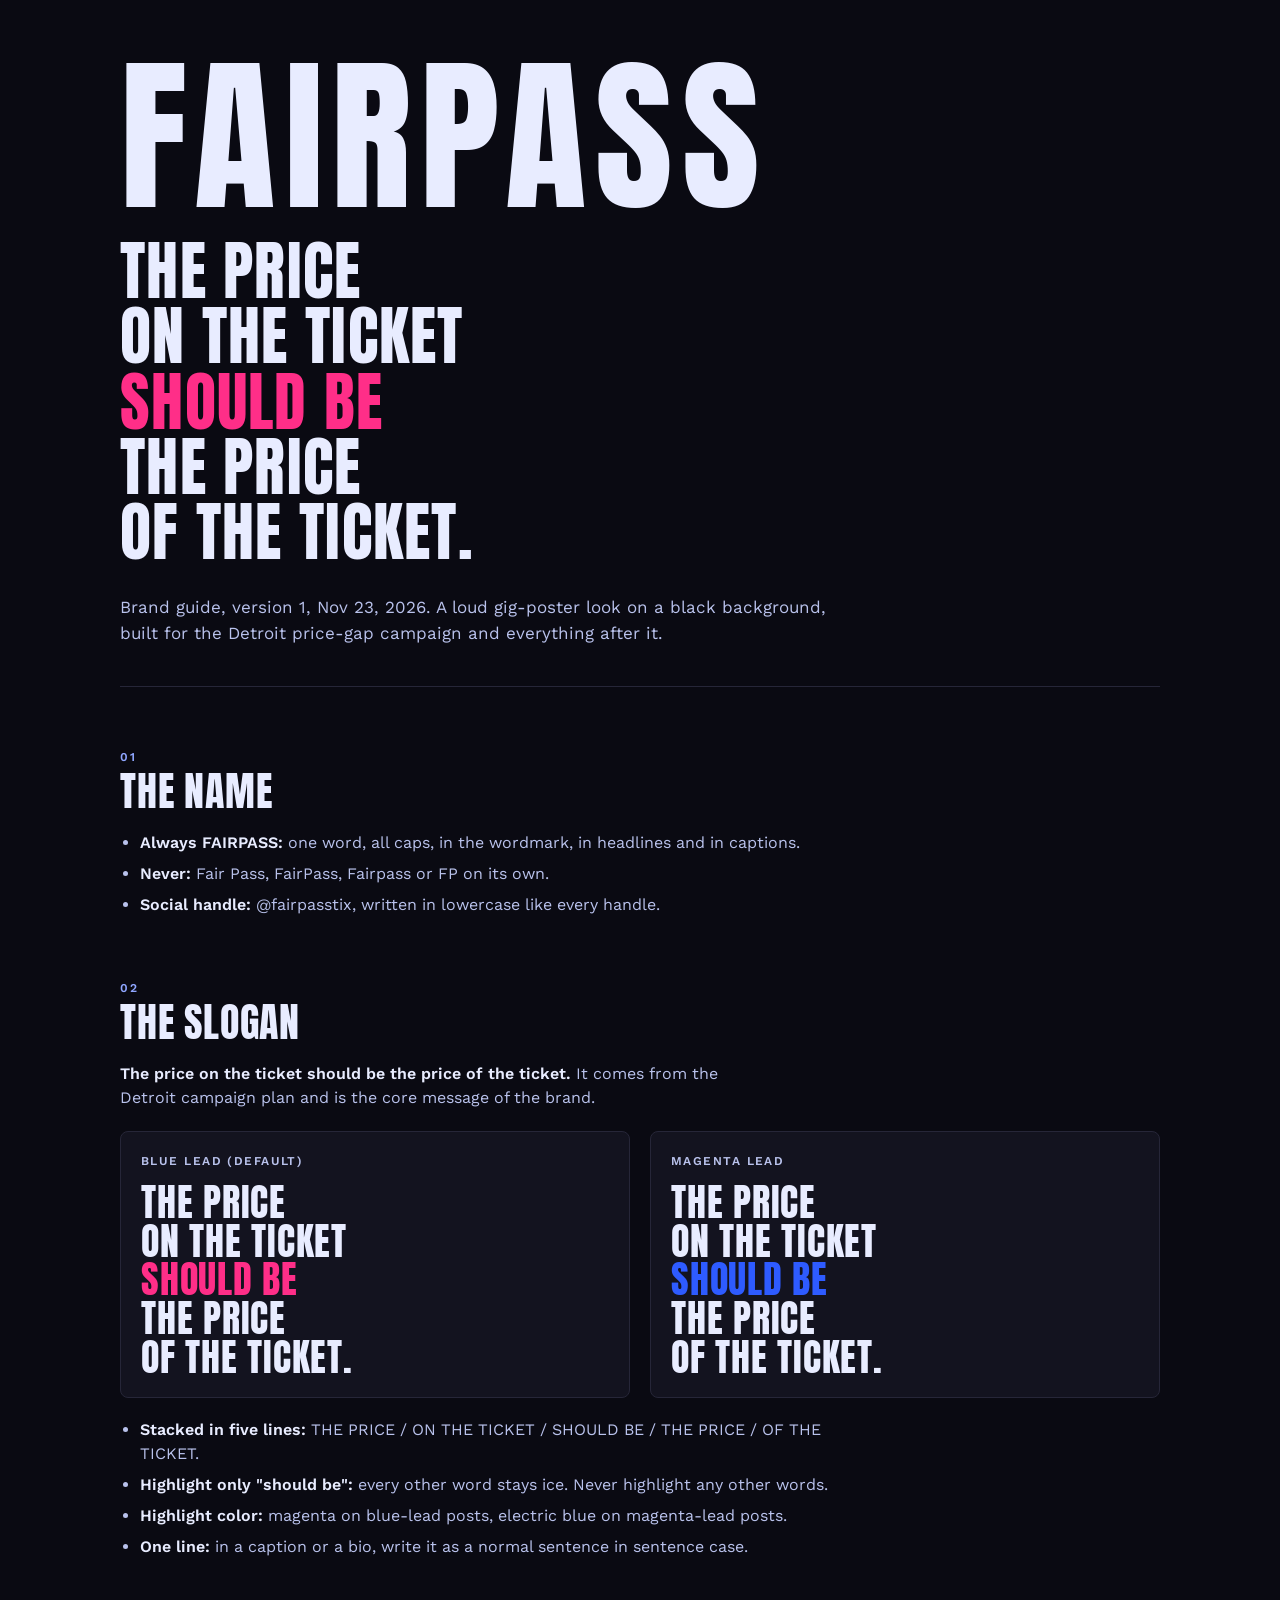
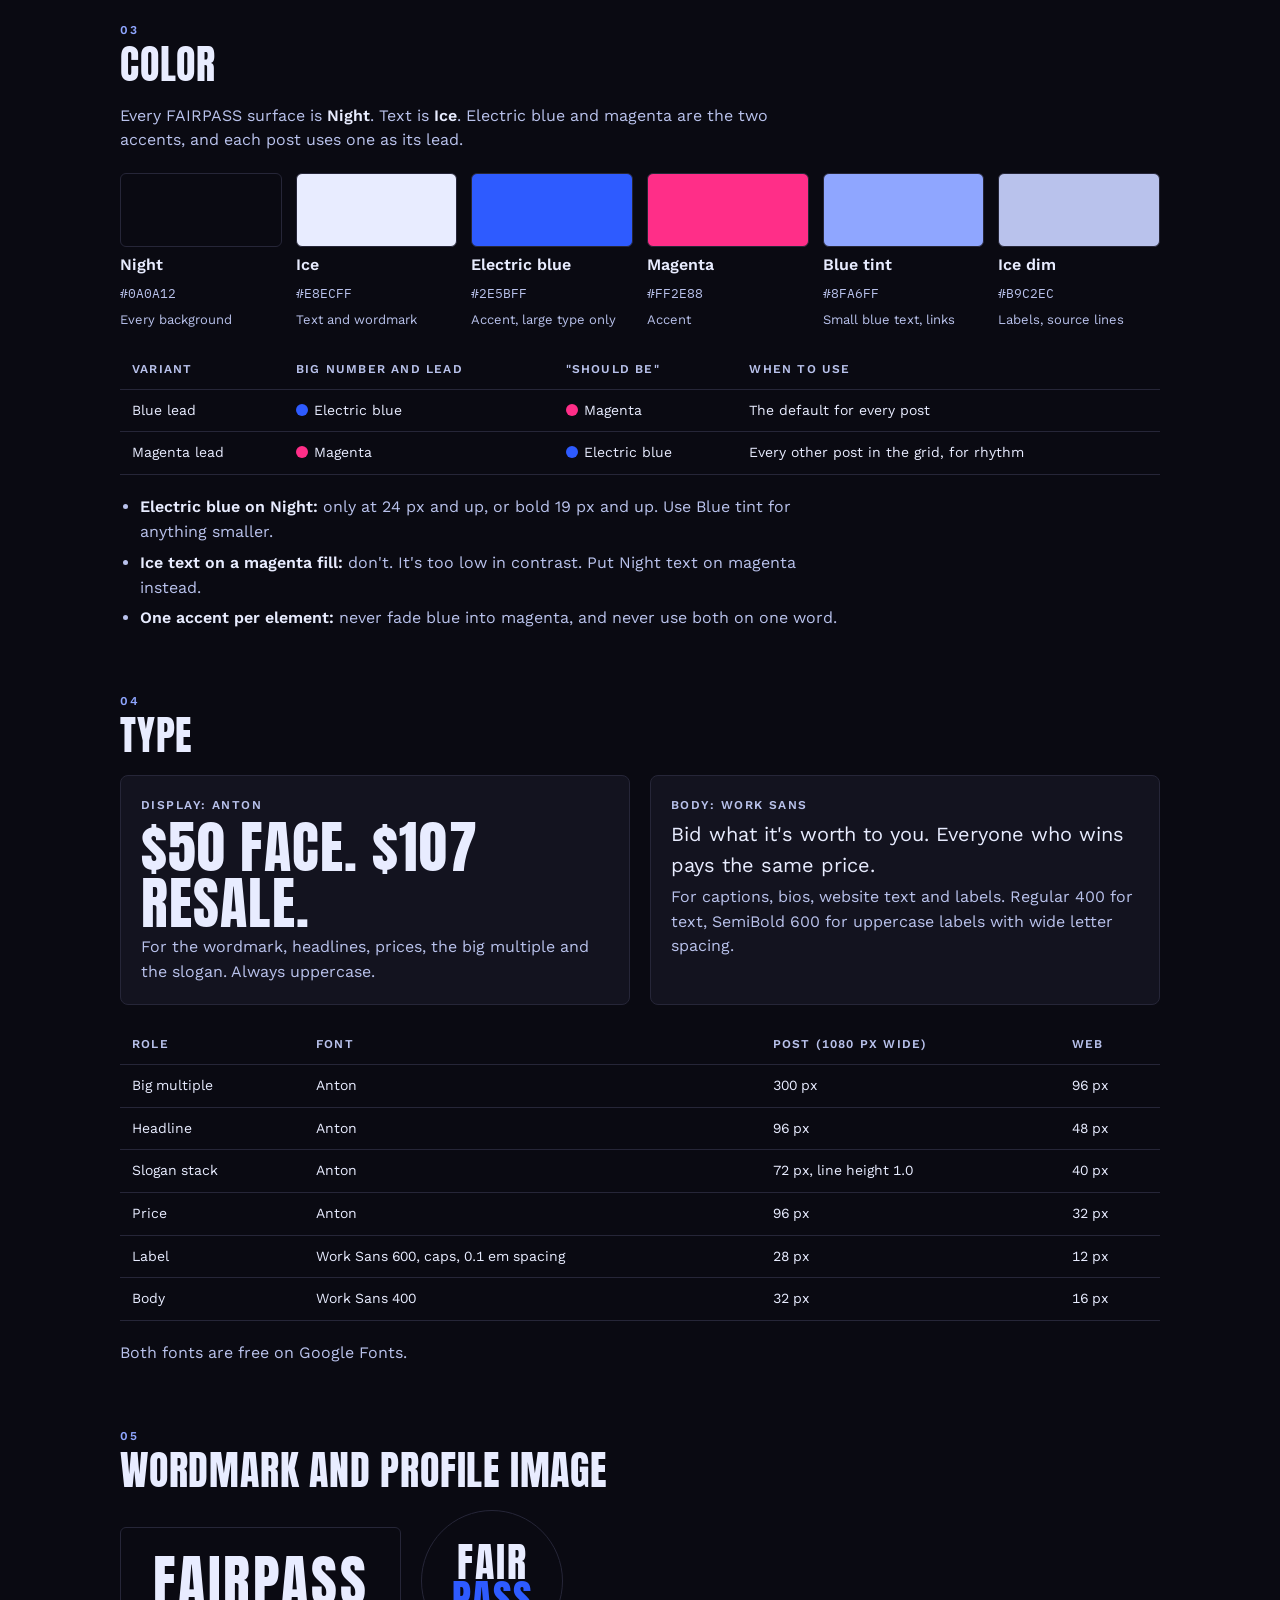
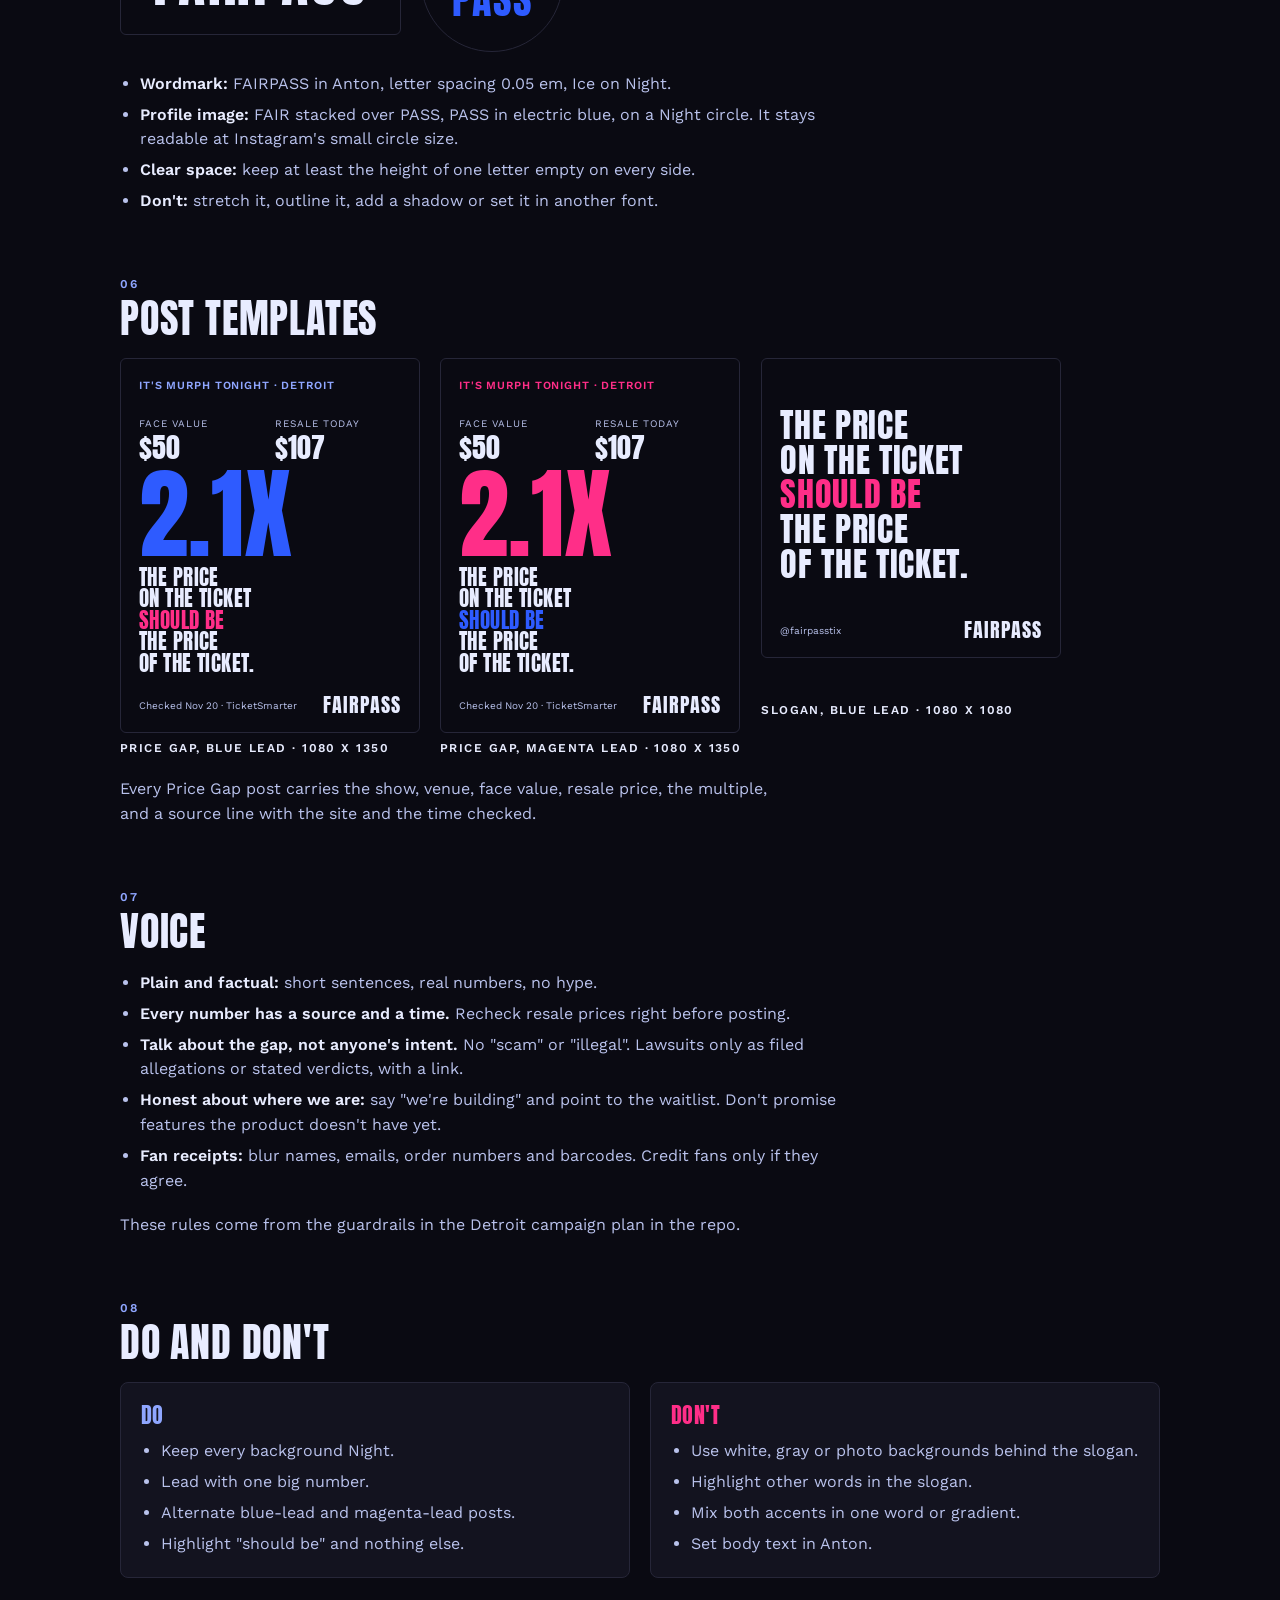
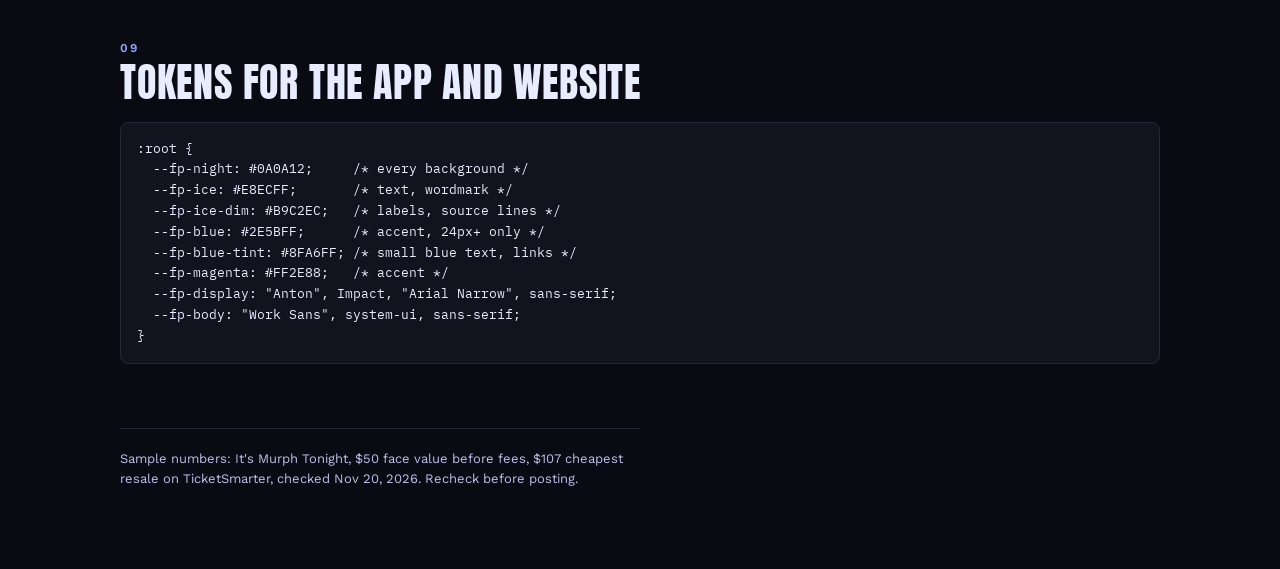
<file: brand/brand-guide.html>
<!DOCTYPE html>
<html lang="en">
<head>
<meta charset="UTF-8">
<meta name="viewport" content="width=device-width, initial-scale=1.0">
<title>FAIRPASS Brand Guide</title>
<link rel="preconnect" href="https://fonts.googleapis.com">
<link rel="preconnect" href="https://fonts.gstatic.com" crossorigin>
<link rel="stylesheet" href="https://fonts.googleapis.com/css2?family=Anton&family=Work+Sans:wght@400;500;600&family=IBM+Plex+Mono:wght@500&display=swap">
<style>
/* Layout: one long poster-black page. Each section opens with an Anton label and shows the rule as a real example first, then the words. Single dark look on purpose: the brand is always on black. */
:root {
  --night: #0A0A12;
  --panel: #13131f;
  --line: #262638;
  --ice: #E8ECFF;
  --ice-dim: #B9C2EC;
  --blue: #2E5BFF;
  --blue-tint: #8FA6FF;
  --magenta: #FF2E88;
  --display: "Anton", Impact, "Arial Narrow", sans-serif;
  --body: "Work Sans", ui-sans-serif, system-ui, sans-serif;
  --mono: "IBM Plex Mono", ui-monospace, Menlo, monospace;
  color-scheme: dark;
}
body { background: var(--night); color: var(--ice); font-family: var(--body); font-size: 16px; line-height: 1.55; }
.wrap { max-width: 1040px; margin: 0 auto; padding-block: 40px 72px;
  padding-left: max(16px, env(safe-area-inset-left, 0px)); padding-right: max(16px, env(safe-area-inset-right, 0px));
  display: grid; gap: 64px; }
section { display: grid; gap: 20px; min-width: 0; }
h1, h2, h3 { font-family: var(--display); font-weight: 400; text-transform: uppercase; margin: 0; letter-spacing: 0.02em; text-wrap: balance; }
h2 { font-size: 40px; line-height: 1; }
h2 small { display: block; font-family: var(--body); font-size: 12px; font-weight: 600; letter-spacing: 0.14em; color: var(--blue-tint); margin-bottom: 8px; }
h3 { font-size: 22px; line-height: 1.1; }
p { margin: 0; max-width: 65ch; color: var(--ice-dim); }
p strong { color: var(--ice); font-weight: 600; }
ul.rules { margin: 0; padding-left: 20px; display: grid; gap: 6px; max-width: 70ch; color: var(--ice-dim); }
ul.rules b { color: var(--ice); font-weight: 600; }
.grid2 { display: grid; grid-template-columns: repeat(auto-fit, minmax(280px, 1fr)); gap: 20px; }
.panel { background: var(--panel); border: 1px solid var(--line); border-radius: 8px; padding: 20px; display: grid; gap: 12px; align-content: start; min-width: 0; }
.cap { font-size: 12px; font-weight: 600; letter-spacing: 0.12em; text-transform: uppercase; color: var(--ice-dim); }

/* Hero */
.hero { display: grid; gap: 28px; padding-block: 12px 8px; border-bottom: 1px solid var(--line); padding-bottom: 40px; }
.wordmark { font-family: var(--display); letter-spacing: 0.05em; text-transform: uppercase; color: var(--ice); line-height: 0.9; }
.hero .wordmark { font-size: clamp(64px, 16vw, 168px); }
.hero p { font-size: 17px; }
.stack { font-family: var(--display); text-transform: uppercase; line-height: 1.02; letter-spacing: 0.02em; color: var(--ice); }
.stack span { display: block; }
.stack .hl { color: var(--magenta); }
.stack.mag .hl { color: var(--blue); }
.hero .stack { font-size: clamp(34px, 7vw, 64px); }

/* Color */
.swatches { display: grid; grid-template-columns: repeat(auto-fill, minmax(150px, 1fr)); gap: 14px; }
.sw { display: grid; gap: 6px; }
.sw i { display: block; height: 72px; border-radius: 6px; border: 1px solid var(--line); }
.sw b { font-weight: 600; }
.sw code, code.inline { font-family: var(--mono); font-size: 13px; color: var(--ice-dim); }
.sw span { font-size: 13px; color: var(--ice-dim); }
.tablewrap { overflow-x: auto; }
table { border-collapse: collapse; width: 100%; min-width: 520px; font-size: 14px; }
th, td { text-align: left; padding: 10px 12px; border-bottom: 1px solid var(--line); vertical-align: top; }
th { font-size: 12px; letter-spacing: 0.1em; text-transform: uppercase; color: var(--ice-dim); font-weight: 600; }
td .dot { display: inline-block; width: 12px; height: 12px; border-radius: 50%; vertical-align: -1px; margin-right: 6px; }

/* Type */
.spec { display: grid; grid-template-columns: 1fr; gap: 4px; }
.spec .sample-d { font-family: var(--display); text-transform: uppercase; font-size: 56px; line-height: 1; letter-spacing: 0.02em; }
.spec .sample-b { font-family: var(--body); font-size: 20px; color: var(--ice); }
.scale { font-variant-numeric: tabular-nums; }

/* Posts */
.posts { display: flex; flex-wrap: wrap; gap: 20px; }
.post { width: 300px; max-width: 100%; aspect-ratio: 4 / 5; background: var(--night); border: 1px solid var(--line); border-radius: 6px;
  display: grid; grid-template-rows: auto 1fr auto; padding: 18px; box-sizing: border-box; gap: 8px; overflow: hidden; }
.post.sq { aspect-ratio: 1 / 1; grid-template-rows: 1fr auto; }
.post .top { font-size: 11px; font-weight: 600; letter-spacing: 0.08em; text-transform: uppercase; color: var(--blue-tint); }
.post.mag .top { color: var(--magenta); }
.post .mid { display: grid; align-content: center; gap: 8px; }
.post .pair { display: grid; grid-template-columns: 1fr 1fr; gap: 10px; }
.post .pair div { display: grid; gap: 2px; }
.post .lbl { font-size: 10px; letter-spacing: 0.1em; text-transform: uppercase; color: var(--ice-dim); }
.post .val { font-family: var(--display); font-size: 28px; line-height: 1; font-variant-numeric: tabular-nums; }
.post .big { font-family: var(--display); font-size: 100px; line-height: 0.9; color: var(--blue); }
.post.mag .big { color: var(--magenta); }
.post .stack { font-size: 21px; }
.post.sq .stack { font-size: 34px; align-self: center; }
.post .foot { display: flex; justify-content: space-between; align-items: end; gap: 8px; font-size: 10px; color: var(--ice-dim); }
.post .foot .wordmark { font-size: 20px; }
.variant { display: grid; gap: 6px; }
.variant .cap { color: var(--ice); }

/* Wordmark */
.marks { display: flex; flex-wrap: wrap; gap: 20px; align-items: center; }
.mark-box { background: var(--night); border: 1px solid var(--line); border-radius: 6px; padding: 28px 32px; display: grid; place-items: center; }
.mark-box .wordmark { font-size: 56px; }
.avatar { width: 140px; height: 140px; border-radius: 50%; background: var(--night); border: 1px solid var(--line); display: grid; place-items: center; }
.avatar .wordmark { font-size: 40px; text-align: center; line-height: 0.92; }
.avatar .wordmark span { display: block; }
.avatar .wordmark span:last-child { color: var(--blue); }

/* Do / don't */
.dd { display: grid; grid-template-columns: repeat(auto-fit, minmax(280px, 1fr)); gap: 20px; }
.dd h3 { color: var(--blue-tint); }
.dd .dont h3 { color: var(--magenta); }

pre { margin: 0; background: var(--panel); border: 1px solid var(--line); border-radius: 8px; padding: 16px; overflow-x: auto;
  font-family: var(--mono); font-size: 13px; line-height: 1.6; color: var(--ice); }
.foot-note { font-size: 13px; color: var(--ice-dim); border-top: 1px solid var(--line); padding-top: 20px; }
a { color: var(--blue-tint); }
:focus-visible { outline: 2px solid var(--blue-tint); outline-offset: 2px; }
</style>
</head>
<body>

<div class="wrap">

  <header class="hero">
    <div class="wordmark">FAIRPASS</div>
    <div class="stack" aria-label="The price on the ticket should be the price of the ticket.">
      <span>The price</span><span>on the ticket</span><span class="hl">should be</span><span>the price</span><span>of the ticket.</span>
    </div>
    <p>Brand guide, version 1, Nov 23, 2026. A loud gig-poster look on a black background, built for the Detroit price-gap campaign and everything after it.</p>
  </header>

  <section id="name">
    <h2><small>01</small>The name</h2>
    <ul class="rules">
      <li><b>Always FAIRPASS:</b> one word, all caps, in the wordmark, in headlines and in captions.</li>
      <li><b>Never:</b> Fair Pass, FairPass, Fairpass or FP on its own.</li>
      <li><b>Social handle:</b> @fairpasstix, written in lowercase like every handle.</li>
    </ul>
  </section>

  <section id="slogan">
    <h2><small>02</small>The slogan</h2>
    <p><strong>The price on the ticket should be the price of the ticket.</strong> It comes from the Detroit campaign plan and is the core message of the brand.</p>
    <div class="grid2">
      <div class="panel">
        <span class="cap">Blue lead (default)</span>
        <div class="stack" style="font-size:38px"><span>The price</span><span>on the ticket</span><span class="hl">should be</span><span>the price</span><span>of the ticket.</span></div>
      </div>
      <div class="panel">
        <span class="cap">Magenta lead</span>
        <div class="stack mag" style="font-size:38px"><span>The price</span><span>on the ticket</span><span class="hl">should be</span><span>the price</span><span>of the ticket.</span></div>
      </div>
    </div>
    <ul class="rules">
      <li><b>Stacked in five lines:</b> THE PRICE / ON THE TICKET / SHOULD BE / THE PRICE / OF THE TICKET.</li>
      <li><b>Highlight only "should be":</b> every other word stays ice. Never highlight any other words.</li>
      <li><b>Highlight color:</b> magenta on blue-lead posts, electric blue on magenta-lead posts.</li>
      <li><b>One line:</b> in a caption or a bio, write it as a normal sentence in sentence case.</li>
    </ul>
  </section>

  <section id="color">
    <h2><small>03</small>Color</h2>
    <p>Every FAIRPASS surface is <strong>Night</strong>. Text is <strong>Ice</strong>. Electric blue and magenta are the two accents, and each post uses one as its lead.</p>
    <div class="swatches">
      <div class="sw"><i style="background:#0A0A12"></i><b>Night</b><code>#0A0A12</code><span>Every background</span></div>
      <div class="sw"><i style="background:#E8ECFF"></i><b>Ice</b><code>#E8ECFF</code><span>Text and wordmark</span></div>
      <div class="sw"><i style="background:#2E5BFF"></i><b>Electric blue</b><code>#2E5BFF</code><span>Accent, large type only</span></div>
      <div class="sw"><i style="background:#FF2E88"></i><b>Magenta</b><code>#FF2E88</code><span>Accent</span></div>
      <div class="sw"><i style="background:#8FA6FF"></i><b>Blue tint</b><code>#8FA6FF</code><span>Small blue text, links</span></div>
      <div class="sw"><i style="background:#B9C2EC"></i><b>Ice dim</b><code>#B9C2EC</code><span>Labels, source lines</span></div>
    </div>
    <div class="tablewrap">
      <table>
        <thead><tr><th>Variant</th><th>Big number and lead</th><th>"Should be"</th><th>When to use</th></tr></thead>
        <tbody>
          <tr><td>Blue lead</td><td><span class="dot" style="background:#2E5BFF"></span>Electric blue</td><td><span class="dot" style="background:#FF2E88"></span>Magenta</td><td>The default for every post</td></tr>
          <tr><td>Magenta lead</td><td><span class="dot" style="background:#FF2E88"></span>Magenta</td><td><span class="dot" style="background:#2E5BFF"></span>Electric blue</td><td>Every other post in the grid, for rhythm</td></tr>
        </tbody>
      </table>
    </div>
    <ul class="rules">
      <li><b>Electric blue on Night:</b> only at 24 px and up, or bold 19 px and up. Use Blue tint for anything smaller.</li>
      <li><b>Ice text on a magenta fill:</b> don't. It's too low in contrast. Put Night text on magenta instead.</li>
      <li><b>One accent per element:</b> never fade blue into magenta, and never use both on one word.</li>
    </ul>
  </section>

  <section id="type">
    <h2><small>04</small>Type</h2>
    <div class="grid2">
      <div class="panel spec">
        <span class="cap">Display: Anton</span>
        <div class="sample-d">$50 face. $107 resale.</div>
        <p>For the wordmark, headlines, prices, the big multiple and the slogan. Always uppercase.</p>
      </div>
      <div class="panel spec">
        <span class="cap">Body: Work Sans</span>
        <div class="sample-b">Bid what it's worth to you. Everyone who wins pays the same price.</div>
        <p>For captions, bios, website text and labels. Regular 400 for text, SemiBold 600 for uppercase labels with wide letter spacing.</p>
      </div>
    </div>
    <div class="tablewrap">
      <table class="scale">
        <thead><tr><th>Role</th><th>Font</th><th>Post (1080 px wide)</th><th>Web</th></tr></thead>
        <tbody>
          <tr><td>Big multiple</td><td>Anton</td><td>300 px</td><td>96 px</td></tr>
          <tr><td>Headline</td><td>Anton</td><td>96 px</td><td>48 px</td></tr>
          <tr><td>Slogan stack</td><td>Anton</td><td>72 px, line height 1.0</td><td>40 px</td></tr>
          <tr><td>Price</td><td>Anton</td><td>96 px</td><td>32 px</td></tr>
          <tr><td>Label</td><td>Work Sans 600, caps, 0.1 em spacing</td><td>28 px</td><td>12 px</td></tr>
          <tr><td>Body</td><td>Work Sans 400</td><td>32 px</td><td>16 px</td></tr>
        </tbody>
      </table>
    </div>
    <p>Both fonts are free on Google Fonts.</p>
  </section>

  <section id="wordmark">
    <h2><small>05</small>Wordmark and profile image</h2>
    <div class="marks">
      <div class="mark-box"><span class="wordmark">FAIRPASS</span></div>
      <div class="avatar" aria-label="Profile image: FAIR over PASS"><span class="wordmark"><span>FAIR</span><span>PASS</span></span></div>
    </div>
    <ul class="rules">
      <li><b>Wordmark:</b> FAIRPASS in Anton, letter spacing 0.05 em, Ice on Night.</li>
      <li><b>Profile image:</b> FAIR stacked over PASS, PASS in electric blue, on a Night circle. It stays readable at Instagram's small circle size.</li>
      <li><b>Clear space:</b> keep at least the height of one letter empty on every side.</li>
      <li><b>Don't:</b> stretch it, outline it, add a shadow or set it in another font.</li>
    </ul>
  </section>

  <section id="posts">
    <h2><small>06</small>Post templates</h2>
    <div class="posts">
      <div class="variant">
        <div class="post">
          <div class="top">It's Murph Tonight · Detroit</div>
          <div class="mid">
            <div class="pair">
              <div><span class="lbl">Face value</span><span class="val">$50</span></div>
              <div><span class="lbl">Resale today</span><span class="val">$107</span></div>
            </div>
            <div class="big">2.1X</div>
            <div class="stack"><span>The price</span><span>on the ticket</span><span class="hl">should be</span><span>the price</span><span>of the ticket.</span></div>
          </div>
          <div class="foot"><span>Checked Nov 20 · TicketSmarter</span><span class="wordmark">FAIRPASS</span></div>
        </div>
        <span class="cap">Price Gap, blue lead · 1080 x 1350</span>
      </div>
      <div class="variant">
        <div class="post mag">
          <div class="top">It's Murph Tonight · Detroit</div>
          <div class="mid">
            <div class="pair">
              <div><span class="lbl">Face value</span><span class="val">$50</span></div>
              <div><span class="lbl">Resale today</span><span class="val">$107</span></div>
            </div>
            <div class="big">2.1X</div>
            <div class="stack mag"><span>The price</span><span>on the ticket</span><span class="hl">should be</span><span>the price</span><span>of the ticket.</span></div>
          </div>
          <div class="foot"><span>Checked Nov 20 · TicketSmarter</span><span class="wordmark">FAIRPASS</span></div>
        </div>
        <span class="cap">Price Gap, magenta lead · 1080 x 1350</span>
      </div>
      <div class="variant">
        <div class="post sq">
          <div class="stack"><span>The price</span><span>on the ticket</span><span class="hl">should be</span><span>the price</span><span>of the ticket.</span></div>
          <div class="foot"><span>@fairpasstix</span><span class="wordmark">FAIRPASS</span></div>
        </div>
        <span class="cap">Slogan, blue lead · 1080 x 1080</span>
      </div>
    </div>
    <p>Every Price Gap post carries the show, venue, face value, resale price, the multiple, and a source line with the site and the time checked.</p>
  </section>

  <section id="voice">
    <h2><small>07</small>Voice</h2>
    <ul class="rules">
      <li><b>Plain and factual:</b> short sentences, real numbers, no hype.</li>
      <li><b>Every number has a source and a time.</b> Recheck resale prices right before posting.</li>
      <li><b>Talk about the gap, not anyone's intent.</b> No "scam" or "illegal". Lawsuits only as filed allegations or stated verdicts, with a link.</li>
      <li><b>Honest about where we are:</b> say "we're building" and point to the waitlist. Don't promise features the product doesn't have yet.</li>
      <li><b>Fan receipts:</b> blur names, emails, order numbers and barcodes. Credit fans only if they agree.</li>
    </ul>
    <p>These rules come from the guardrails in the Detroit campaign plan in the repo.</p>
  </section>

  <section id="dos">
    <h2><small>08</small>Do and don't</h2>
    <div class="dd">
      <div class="panel">
        <h3>Do</h3>
        <ul class="rules">
          <li>Keep every background Night.</li>
          <li>Lead with one big number.</li>
          <li>Alternate blue-lead and magenta-lead posts.</li>
          <li>Highlight "should be" and nothing else.</li>
        </ul>
      </div>
      <div class="panel dont">
        <h3>Don't</h3>
        <ul class="rules">
          <li>Use white, gray or photo backgrounds behind the slogan.</li>
          <li>Highlight other words in the slogan.</li>
          <li>Mix both accents in one word or gradient.</li>
          <li>Set body text in Anton.</li>
        </ul>
      </div>
    </div>
  </section>

  <section id="tokens">
    <h2><small>09</small>Tokens for the app and website</h2>
<pre>:root {
  --fp-night: #0A0A12;     /* every background */
  --fp-ice: #E8ECFF;       /* text, wordmark */
  --fp-ice-dim: #B9C2EC;   /* labels, source lines */
  --fp-blue: #2E5BFF;      /* accent, 24px+ only */
  --fp-blue-tint: #8FA6FF; /* small blue text, links */
  --fp-magenta: #FF2E88;   /* accent */
  --fp-display: "Anton", Impact, "Arial Narrow", sans-serif;
  --fp-body: "Work Sans", system-ui, sans-serif;
}</pre>
  </section>

  <p class="foot-note">Sample numbers: It's Murph Tonight, $50 face value before fees, $107 cheapest resale on TicketSmarter, checked Nov 20, 2026. Recheck before posting.</p>
</div>
</body>
</html>
</file>
<file: brand/tokens.css>
/* FAIRPASS brand tokens. See brand/README.md for usage rules. */
@import url('https://fonts.googleapis.com/css2?family=Anton&family=Work+Sans:wght@400;500;600;700&display=swap');

:root {
  --fp-night: #0A0A12;     /* every background */
  --fp-ice: #E8ECFF;       /* text, wordmark */
  --fp-ice-dim: #B9C2EC;   /* labels, source lines */
  --fp-blue: #2E5BFF;      /* lead accent; 24px+ only on Night */
  --fp-blue-tint: #8FA6FF; /* small blue text, links */
  --fp-magenta: #FF2E88;   /* second accent; Night text on it, never Ice */

  --fp-display: "Anton", Impact, "Arial Narrow", sans-serif;
  --fp-body: "Work Sans", system-ui, sans-serif;
}
</file>
